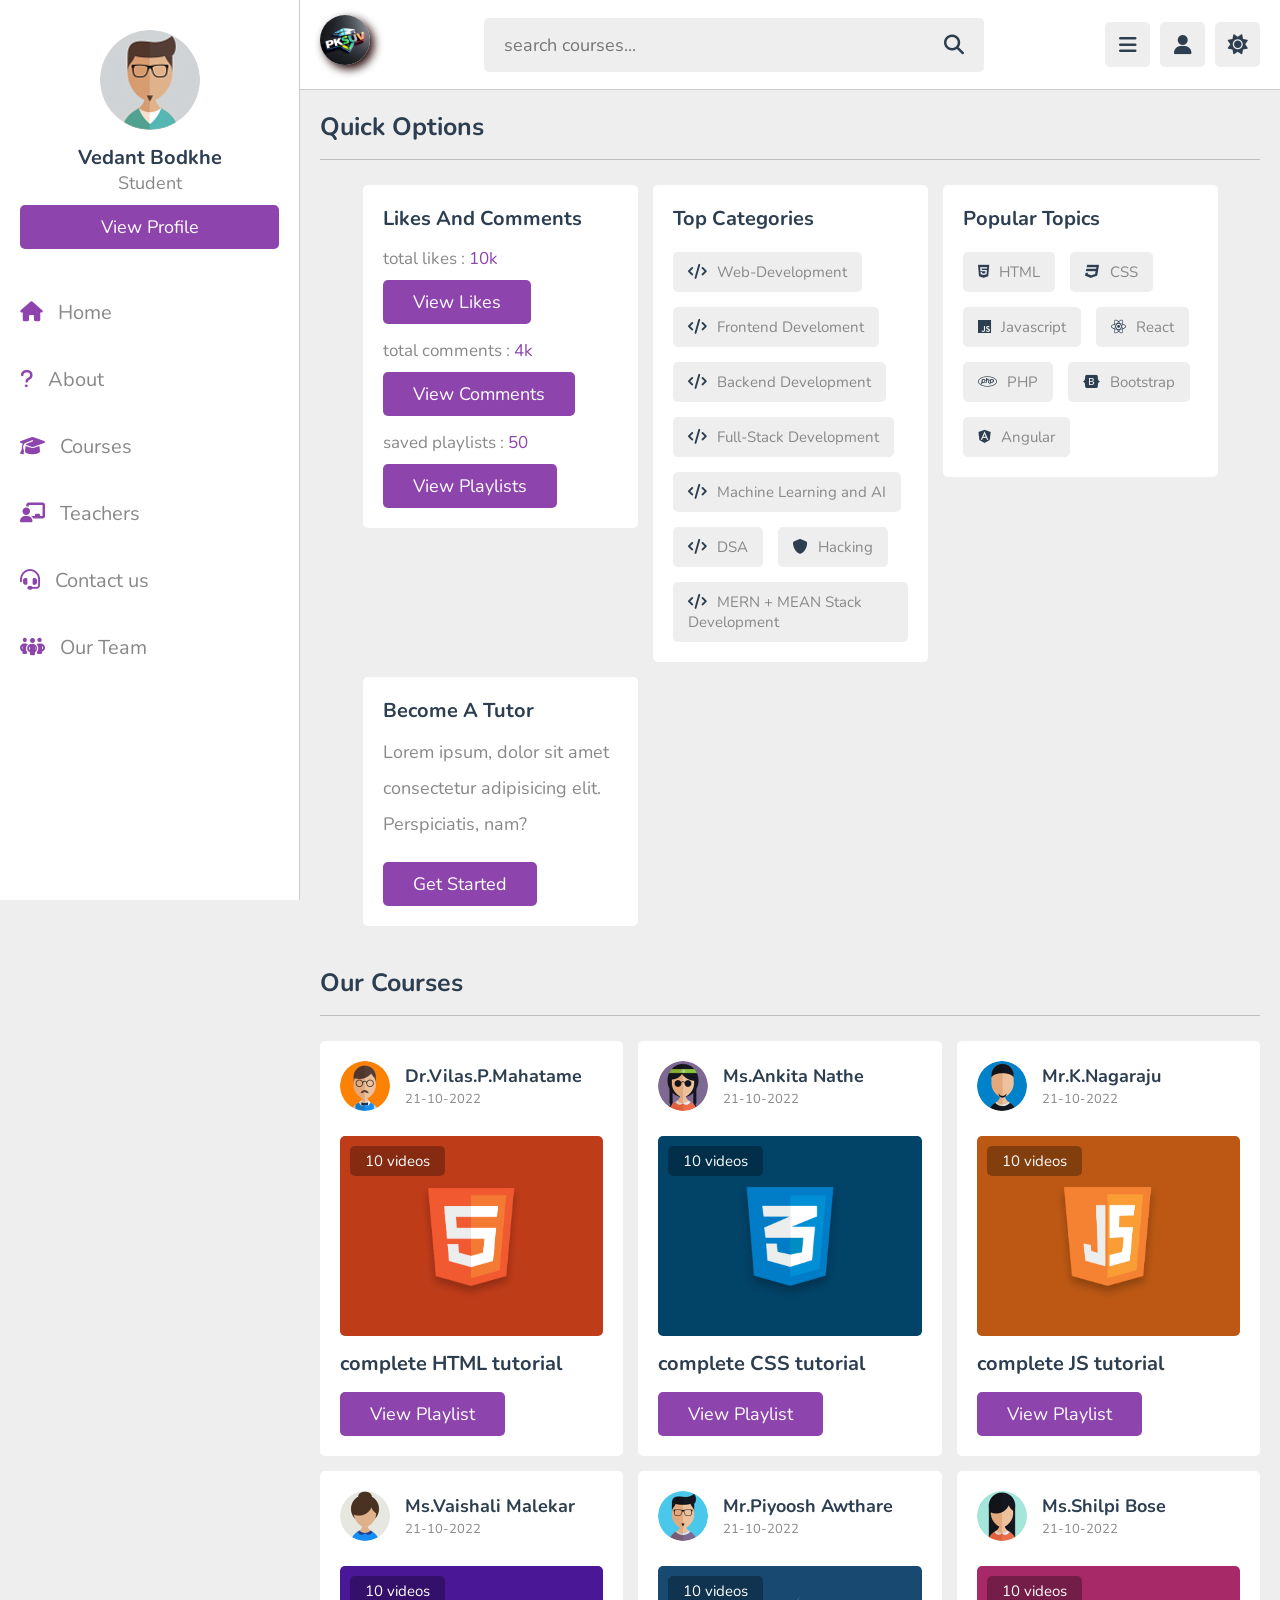
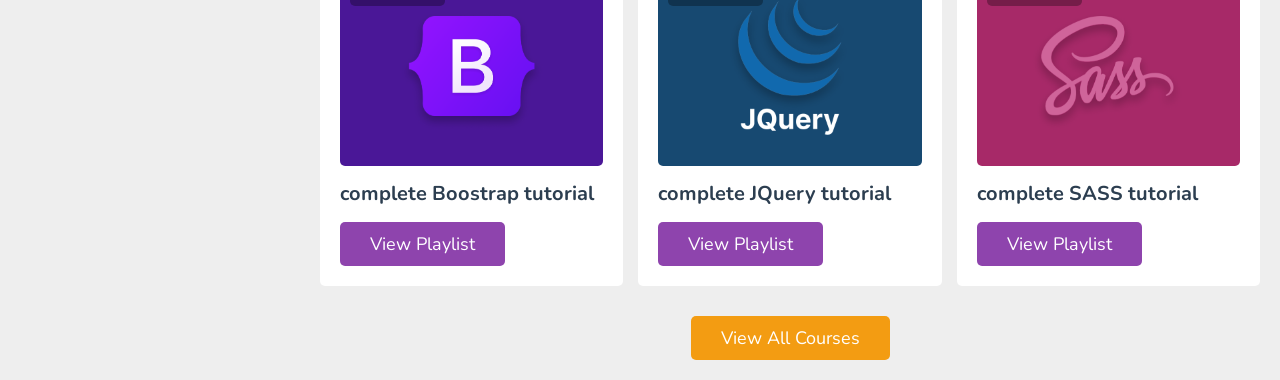
<file: index.html>
<!DOCTYPE html>
<html lang="en">
<head>
   <meta charset="UTF-8">
   <meta http-equiv="X-UA-Compatible" content="IE=edge">
   <meta name="viewport" content="width=device-width, initial-scale=1.0">
   <title>home</title>

   <!-- font awesome cdn link  -->
   <link rel="stylesheet" href="https://cdnjs.cloudflare.com/ajax/libs/font-awesome/6.1.2/css/all.min.css">

   <!-- custom css file link  -->
   <link rel="stylesheet" href="css/style.css">

</head>
<body>

<header class="header">

   <section class="flex">

      <a href="index.html" class="logo">
         <img src="./images/my site logo.jpg" alt="Logo" width="50px">
      </a>

      <form action="search.html" method="post" class="search-form">
         <input type="text" name="search_box" required placeholder="search courses..." maxlength="100">
         <button type="submit" class="fas fa-search"></button>
      </form>

      <div class="icons">
         <div id="menu-btn" class="fas fa-bars"></div>
         <div id="search-btn" class="fas fa-search"></div>
         <div id="user-btn" class="fas fa-user"></div>
         <div id="toggle-btn" class="fas fa-sun"></div>
      </div>

      <div class="profile">
         <img src="images/pic-1.jpg" class="image" alt="ved">
         <h3 class="name">Vedant Bodkhe</h3>
         <p class="role">Student</p>
         <a href="profile.html" class="btn">view profile</a>
         <div class="flex-btn">
            <a href="login.html" class="option-btn">login</a>
            <a href="register.html" class="option-btn">Register</a>
         </div>
      </div>

   </section>

</header>

<div class="side-bar">

   <div id="close-btn">
      <i class="fas fa-times"></i>
   </div>

   <div class="profile">
      <img src="images/pic-1.jpg" class="image" alt="">
      <h3 class="name">Vedant Bodkhe</h3>
      <p class="role">Student</p>
      <a href="profile.html" class="btn">view profile</a>
   </div>

   <nav class="navbar">
      <a href="index.html"><i class="fas fa-home"></i><span>Home</span></a>
      <a href="about.html"><i class="fas fa-question"></i><span>About</span></a>
      <a href="courses.html"><i class="fas fa-graduation-cap"></i><span>Courses</span></a>
      <a href="teachers.html"><i class="fas fa-chalkboard-user"></i><span>Teachers</span></a>
      <a href="contact.html"><i class="fas fa-headset"></i><span>Contact us</span></a>
      <a href="team.html"><i class="fa-solid fa-people-group"></i><span>Our Team</span></a>
   </nav>

</div>

<section class="home-grid">

   <h1 class="heading">quick options</h1>

   <div class="box-container">

      <div class="box">
         <h3 class="title">likes and comments</h3>
         <p class="likes">total likes : <span>10k</span></p>
         <a href="#" class="inline-btn">view likes</a>
         <p class="likes">total comments : <span>4k</span></p>
         <a href="#" class="inline-btn">view comments</a>
         <p class="likes">saved playlists : <span>50</span></p>
         <a href="#" class="inline-btn">view playlists</a>
      </div>

      <div class="box">
         <h3 class="title">top categories</h3>
         <div class="flex">
            <a href="#"><i class="fas fa-code"></i><span>Web-Development</span></a>
            <a href="#"><i class="fas fa-code"></i><span>Frontend Develoment</span></a>
            <a href="#"><i class="fas fa-code"></i><span>Backend Development</span></a>
            <a href="#"><i class="fas fa-code"></i><span>Full-Stack  Development</span></a>
            <a href="#"><i class="fas fa-code"></i><span>Machine Learning and AI</span></a>
            <a href="#"><i class="fas fa-code"></i><span>DSA</span></a>
            <a href="#"><i class="fas fa-shield"></i><span>Hacking</span></a>
            <a href="#"><i class="fas fa-code"></i><span>MERN + MEAN Stack Development</span></a>
         </div>
      </div>

      <div class="box">
         <h3 class="title">popular topics</h3>
         <div class="flex">
            <a href="#"><i class="fab fa-html5"></i><span>HTML</span></a>
            <a href="#"><i class="fab fa-css3"></i><span>CSS</span></a>
            <a href="#"><i class="fab fa-js"></i><span>Javascript</span></a>
            <a href="#"><i class="fab fa-react"></i><span>React</span></a>
            <a href="#"><i class="fab fa-php"></i><span>PHP</span></a>
            <a href="#"><i class="fab fa-bootstrap"></i><span>Bootstrap</span></a>
            <a href="#"><i class="fab fa-angular"></i><span>Angular</span></a>
         </div>
      </div>

      <div class="box">
         <h3 class="title">become a tutor</h3>
         <p class="tutor">Lorem ipsum, dolor sit amet consectetur adipisicing elit. Perspiciatis, nam?</p>
         <a href="teachers.html" class="inline-btn">get started</a>
      </div>

   </div>

</section>



<section class="courses">

   <h1 class="heading">our courses</h1>

   <div class="box-container">

      <div class="box">
         <div class="tutor">
            <img src="images/pic-3.jpg" alt="">
            <div class="info">
               <h3>Dr.Vilas.P.Mahatame</h3>
               <span>21-10-2022</span>
            </div>
         </div>
         <div class="thumb">
            <img src="images/thumb-1.png" alt="">
            <span>10 videos</span>
         </div>
         <h3 class="title">complete HTML tutorial</h3>
         <a href="playlist.html" class="inline-btn">view playlist</a>
      </div>

      <div class="box">
         <div class="tutor">
            <img src="images/pic-2.jpg" alt="">
            <div class="info">
               <h3>Ms.Ankita Nathe</h3>
               <span>21-10-2022</span>
            </div>
         </div>
         <div class="thumb">
            <img src="images/thumb-2.png" alt="">
            <span>10 videos</span>
         </div>
         <h3 class="title">complete CSS tutorial</h3>
         <a href="playlist.html" class="inline-btn">view playlist</a>
      </div>

      <div class="box">
         <div class="tutor">
            <img src="images/pic-4.jpg" alt="">
            <div class="info">
               <h3>Mr.K.Nagaraju</h3>
               <span>21-10-2022</span>
            </div>
         </div>
         <div class="thumb">
            <img src="images/thumb-3.png" alt="">
            <span>10 videos</span>
         </div>
         <h3 class="title">complete JS tutorial</h3>
         <a href="playlist.html" class="inline-btn">view playlist</a>
      </div>

      <div class="box">
         <div class="tutor">
            <img src="images/pic-5.jpg" alt="">
            <div class="info">
               <h3>Ms.Vaishali Malekar</h3>
               <span>21-10-2022</span>
            </div>
         </div>
         <div class="thumb">
            <img src="images/thumb-4.png" alt="">
            <span>10 videos</span>
         </div>
         <h3 class="title">complete Boostrap tutorial</h3>
         <a href="playlist.html" class="inline-btn">view playlist</a>
      </div>

      <div class="box">
         <div class="tutor">
            <img src="images/pic-6.jpg" alt="">
            <div class="info">
               <h3>Mr.Piyoosh Awthare</h3>
               <span>21-10-2022</span>
            </div>
         </div>
         <div class="thumb">
            <img src="images/thumb-5.png" alt="">
            <span>10 videos</span>
         </div>
         <h3 class="title">complete JQuery tutorial</h3>
         <a href="playlist.html" class="inline-btn">view playlist</a>
      </div>

      <div class="box">
         <div class="tutor">
            <img src="images/pic-7.jpg" alt="">
            <div class="info">
               <h3>Ms.Shilpi Bose</h3>
               <span>21-10-2022</span>
            </div>
         </div>
         <div class="thumb">
            <img src="images/thumb-6.png" alt="">
            <span>10 videos</span>
         </div>
         <h3 class="title">complete SASS tutorial</h3>
         <a href="playlist.html" class="inline-btn">view playlist</a>
      </div>

   </div>

   <div class="more-btn">
      <a href="courses.html" class="inline-option-btn">view all courses</a>
   </div>

</section>















<!-- custom js file link  -->
<script src="js/script.js"></script>


</body>
</html>
</file>
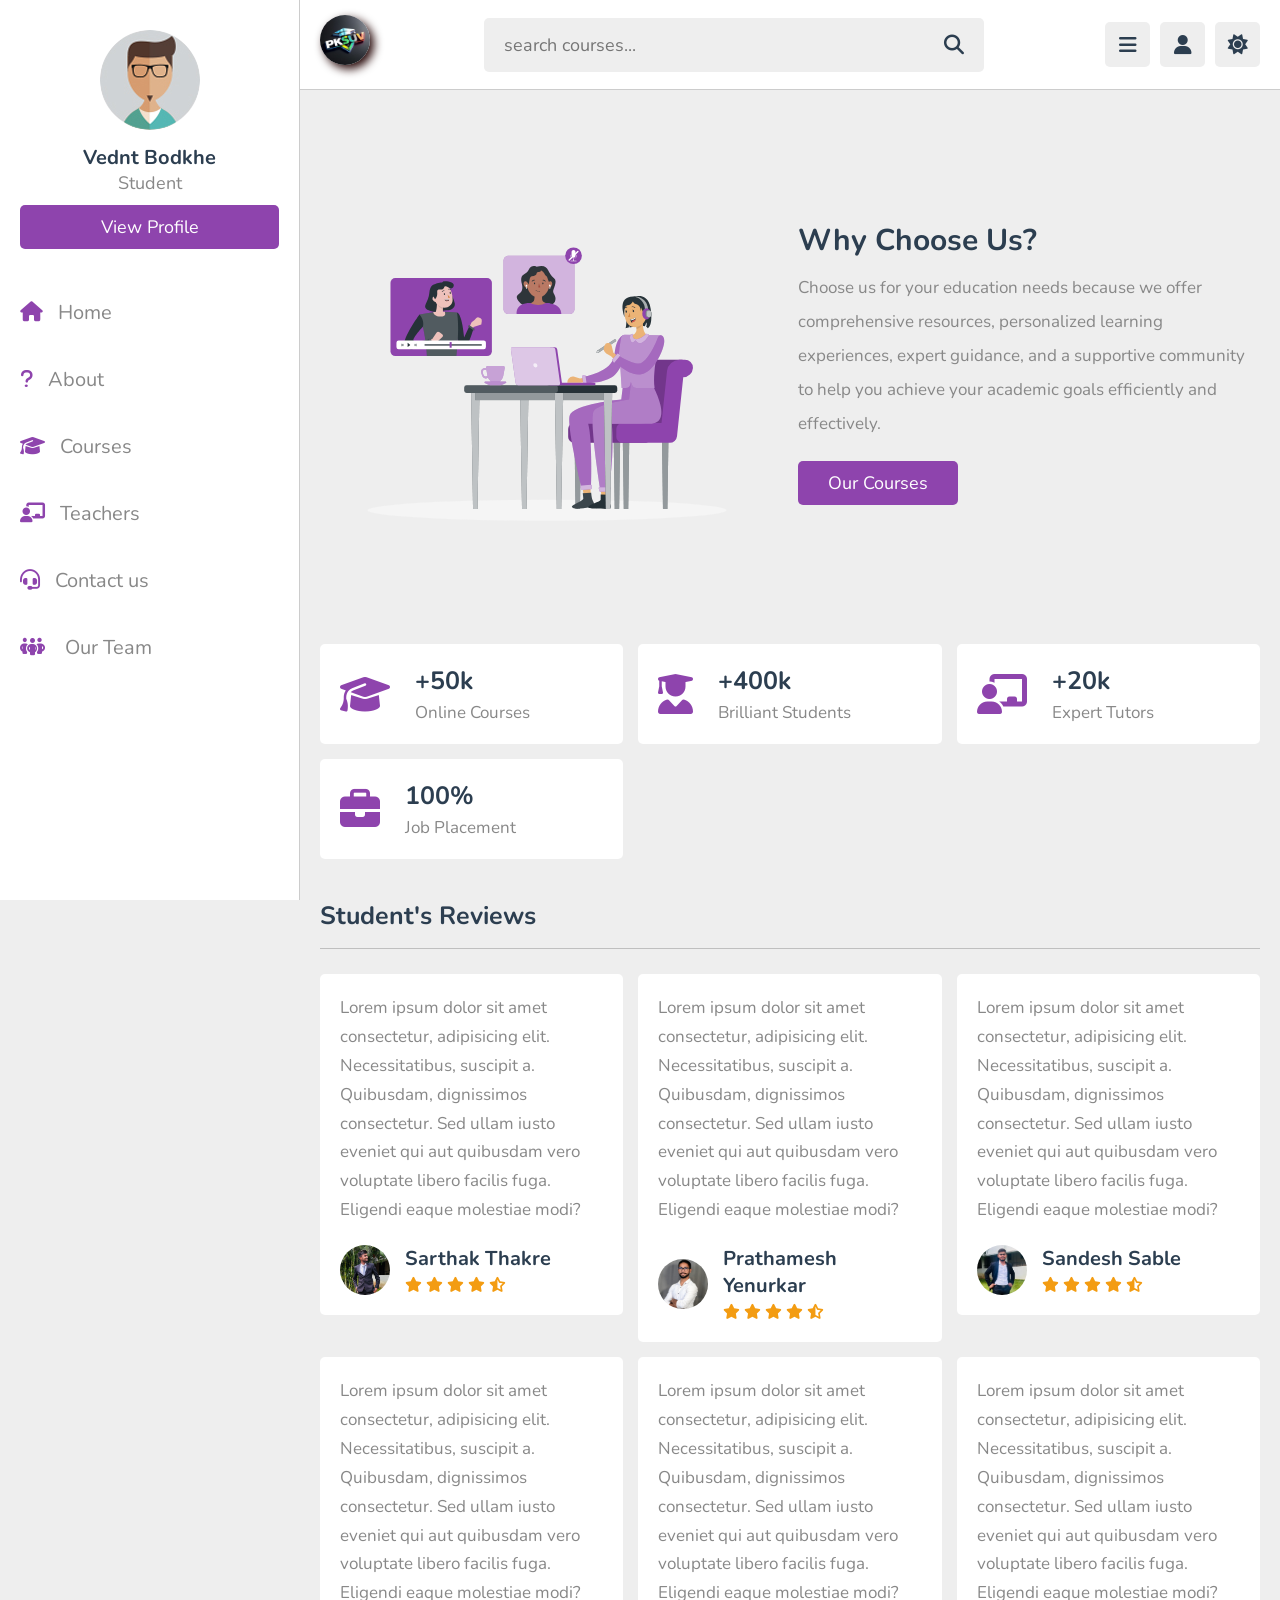
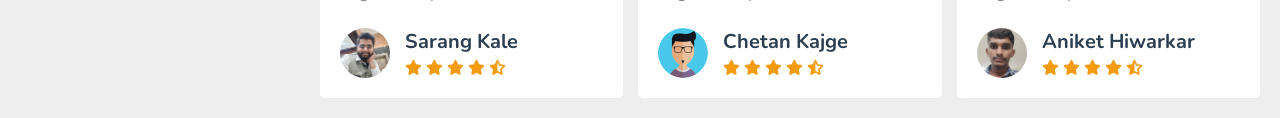
<file: about.html>
<!DOCTYPE html>
<html lang="en">
<head>
   <meta charset="UTF-8">
   <meta http-equiv="X-UA-Compatible" content="IE=edge">
   <meta name="viewport" content="width=device-width, initial-scale=1.0">
   <title>about us</title>

   <!-- font awesome cdn link  -->
   <link rel="stylesheet" href="https://cdnjs.cloudflare.com/ajax/libs/font-awesome/6.1.2/css/all.min.css">

   <!-- custom css file link  -->
   <link rel="stylesheet" href="css/style.css">

</head>
<body>

<header class="header">

   <section class="flex">

      <a href="index.html" class="logo">
         <img src="./images/my site logo.jpg" alt="Logo" width="50px">
      </a>

      <form action="search.html" method="post" class="search-form">
         <input type="text" name="search_box" required placeholder="search courses..." maxlength="100">
         <button type="submit" class="fas fa-search"></button>
      </form>

      <div class="icons">
         <div id="menu-btn" class="fas fa-bars"></div>
         <div id="search-btn" class="fas fa-search"></div>
         <div id="user-btn" class="fas fa-user"></div>
         <div id="toggle-btn" class="fas fa-sun"></div>
      </div>

      <div class="profile">
         <img src="images/pic-1.jpg" class="image" alt="">
         <h3 class="name">Vedant Bodkhe</h3>
         <p class="role">Student</p>
         <a href="profile.html" class="btn">view profile</a>
         <div class="flex-btn">
            <a href="login.html" class="option-btn">login<a>
            <a href="register.html" class="option-btn">register</a>
         </div>
      </div>

   </section>

</header>

<div class="side-bar">

   <div id="close-btn">
      <i class="fas fa-times"></i>
   </div>

   <div class="profile">
      <img src="images/pic-1.jpg" class="image" alt="">
      <h3 class="name">Vednt Bodkhe</h3>
      <p class="role">Student</p>
      <a href="profile.html" class="btn">view profile</a>
   </div>

   <nav class="navbar">
      <a href="index.html"><i class="fas fa-home"></i><span>Home</span></a>
      <a href="about.html"><i class="fas fa-question"></i><span>About</span></a>
      <a href="courses.html"><i class="fas fa-graduation-cap"></i><span>Courses</span></a>
      <a href="teachers.html"><i class="fas fa-chalkboard-user"></i><span>Teachers</span></a>
      <a href="contact.html"><i class="fas fa-headset"></i><span>Contact us</span></a>
      <a href="team.html"><i class="fa-solid fa-people-group"></i>   <span>Our Team</span></a>
   </nav>

</div>

<section class="about">

   <div class="row">

      <div class="image">
         <img src="images/about-img.svg" alt="">
      </div>

      <div class="content">
         <h3>Why choose us?</h3>
         <p>Choose us for your education needs because we offer comprehensive resources, personalized learning experiences, expert guidance, and a supportive community to help you achieve your academic goals efficiently and effectively.</p>
         <a href="courses.html" class="inline-btn">our courses</a>
      </div>

   </div>

   <div class="box-container">

      <div class="box">
         <i class="fas fa-graduation-cap"></i>
         <div>
            <h3>+50k</h3>
            <p>Online Courses</p>
         </div>
      </div>

      <div class="box">
         <i class="fas fa-user-graduate"></i>
         <div>
            <h3>+400k</h3>
            <p>Brilliant Students</p>
         </div>
      </div>

      <div class="box">
         <i class="fas fa-chalkboard-user"></i>
         <div>
            <h3>+20k</h3>
            <p>Expert Tutors</p>
         </div>
      </div>

      <div class="box">
         <i class="fas fa-briefcase"></i>
         <div>
            <h3>100%</h3>
            <p>Job Placement</p>
         </div>
      </div>

   </div>

</section>

<section class="reviews">

   <h1 class="heading">student's reviews</h1>

   <div class="box-container">

      <div class="box">
         <p>Lorem ipsum dolor sit amet consectetur, adipisicing elit. Necessitatibus, suscipit a. Quibusdam, dignissimos consectetur. Sed ullam iusto eveniet qui aut quibusdam vero voluptate libero facilis fuga. Eligendi eaque molestiae modi?</p>
         <div class="student">
            <img src="images/saru.jpg" alt="saru">
            <div>
               <h3>Sarthak Thakre</h3>
               <div class="stars">
                  <i class="fas fa-star"></i>
                  <i class="fas fa-star"></i>
                  <i class="fas fa-star"></i>
                  <i class="fas fa-star"></i>
                  <i class="fas fa-star-half-alt"></i>
               </div>
            </div>
         </div>
      </div>

      <div class="box">
         <p>Lorem ipsum dolor sit amet consectetur, adipisicing elit. Necessitatibus, suscipit a. Quibusdam, dignissimos consectetur. Sed ullam iusto eveniet qui aut quibusdam vero voluptate libero facilis fuga. Eligendi eaque molestiae modi?</p>
         <div class="student">
            <img src="images/prathmesh.JPG" alt="">
            <div>
               <h3>Prathamesh Yenurkar</h3>
               <div class="stars">
                  <i class="fas fa-star"></i>
                  <i class="fas fa-star"></i>
                  <i class="fas fa-star"></i>
                  <i class="fas fa-star"></i>
                  <i class="fas fa-star-half-alt"></i>
               </div>
            </div>
         </div>
      </div>

      <div class="box">
         <p>Lorem ipsum dolor sit amet consectetur, adipisicing elit. Necessitatibus, suscipit a. Quibusdam, dignissimos consectetur. Sed ullam iusto eveniet qui aut quibusdam vero voluptate libero facilis fuga. Eligendi eaque molestiae modi?</p>
         <div class="student">
            <img src="images/sandy.jpg" alt="">
            <div>
               <h3>Sandesh Sable</h3>
               <div class="stars">
                  <i class="fas fa-star"></i>
                  <i class="fas fa-star"></i>
                  <i class="fas fa-star"></i>
                  <i class="fas fa-star"></i>
                  <i class="fas fa-star-half-alt"></i>
               </div>
            </div>
         </div>
      </div>

      <div class="box">
         <p>Lorem ipsum dolor sit amet consectetur, adipisicing elit. Necessitatibus, suscipit a. Quibusdam, dignissimos consectetur. Sed ullam iusto eveniet qui aut quibusdam vero voluptate libero facilis fuga. Eligendi eaque molestiae modi?</p>
         <div class="student">
            <img src="images/sarang.jpg" alt="">
            <div>
               <h3>Sarang Kale</h3>
               <div class="stars">
                  <i class="fas fa-star"></i>
                  <i class="fas fa-star"></i>
                  <i class="fas fa-star"></i>
                  <i class="fas fa-star"></i>
                  <i class="fas fa-star-half-alt"></i>
               </div>
            </div>
         </div>
      </div>

      <div class="box">
         <p>Lorem ipsum dolor sit amet consectetur, adipisicing elit. Necessitatibus, suscipit a. Quibusdam, dignissimos consectetur. Sed ullam iusto eveniet qui aut quibusdam vero voluptate libero facilis fuga. Eligendi eaque molestiae modi?</p>
         <div class="student">
            <img src="images/pic-6.jpg" alt="">
            <div>
               <h3>Chetan Kajge</h3>
               <div class="stars">
                  <i class="fas fa-star"></i>
                  <i class="fas fa-star"></i>
                  <i class="fas fa-star"></i>
                  <i class="fas fa-star"></i>
                  <i class="fas fa-star-half-alt"></i>
               </div>
            </div>
         </div>
      </div>

      <div class="box">
         <p>Lorem ipsum dolor sit amet consectetur, adipisicing elit. Necessitatibus, suscipit a. Quibusdam, dignissimos consectetur. Sed ullam iusto eveniet qui aut quibusdam vero voluptate libero facilis fuga. Eligendi eaque molestiae modi?</p>
         <div class="student">
            <img src="images/anni.jpg" alt="">
            <div>
               <h3>Aniket Hiwarkar</h3>
               <div class="stars">
                  <i class="fas fa-star"></i>
                  <i class="fas fa-star"></i>
                  <i class="fas fa-star"></i>
                  <i class="fas fa-star"></i>
                  <i class="fas fa-star-half-alt"></i>
               </div>
            </div>
         </div>
      </div>

   </div>

</section>















<!-- custom js file link  -->
<script src="js/script.js"></script>


</body>
</html>
</file>
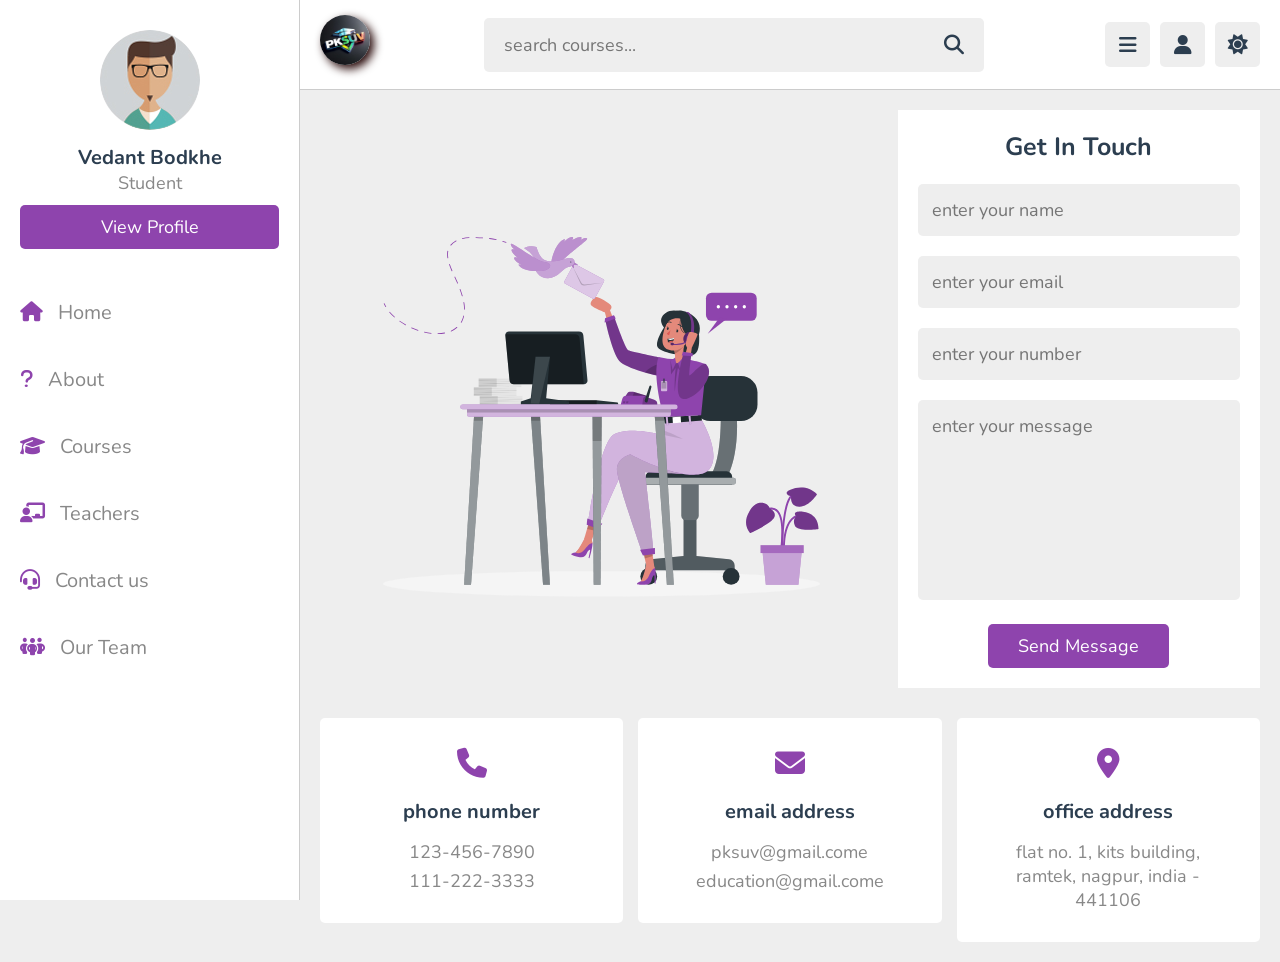
<file: contact.html>
<!DOCTYPE html>
<html lang="en">
<head>
   <meta charset="UTF-8">
   <meta http-equiv="X-UA-Compatible" content="IE=edge">
   <meta name="viewport" content="width=device-width, initial-scale=1.0">
   <title>contact us</title>

   <!-- font awesome cdn link  -->
   <link rel="stylesheet" href="https://cdnjs.cloudflare.com/ajax/libs/font-awesome/6.1.2/css/all.min.css">

   <!-- custom css file link  -->
   <link rel="stylesheet" href="css/style.css">

</head>
<body>

<header class="header">

   <section class="flex">

      <a href="index.html" class="logo">
         <img src="./images/my site logo.jpg" alt="Logo" width="50px">
      </a>
      <form action="search.html" method="post" class="search-form">
         <input type="text" name="search_box" required placeholder="search courses..." maxlength="100">
         <button type="submit" class="fas fa-search"></button>
      </form>

      <div class="icons">
         <div id="menu-btn" class="fas fa-bars"></div>
         <div id="search-btn" class="fas fa-search"></div>
         <div id="user-btn" class="fas fa-user"></div>
         <div id="toggle-btn" class="fas fa-sun"></div>
      </div>

      <div class="profile">
         <img src="images/pic-1.jpg" class="image" alt="">
         <h3 class="name">Vedant Bodkhe</h3>
         <p class="role">Student</p>
         <a href="profile.html" class="btn">view profile</a>
         <div class="flex-btn">
            <a href="login.html" class="option-btn">login</a>
            <a href="register.html" class="option-btn">register</a>
         </div>
      </div>

   </section>

</header>

<div class="side-bar">

   <div id="close-btn">
      <i class="fas fa-times"></i>
   </div>

   <div class="profile">
      <img src="images/pic-1.jpg" class="image" alt="">
      <h3 class="name">Vedant Bodkhe</h3>
      <p class="role">Student</p>
      <a href="profile.html" class="btn">view profile</a>
   </div>

   <nav class="navbar">
      <a href="index.html"><i class="fas fa-home"></i><span>Home</span></a>
      <a href="about.html"><i class="fas fa-question"></i><span>About</span></a>
      <a href="courses.html"><i class="fas fa-graduation-cap"></i><span>Courses</span></a>
      <a href="teachers.html"><i class="fas fa-chalkboard-user"></i><span>Teachers</span></a>
      <a href="contact.html"><i class="fas fa-headset"></i><span>Contact us</span></a>
      <a href="team.html"><i class="fa-solid fa-people-group"></i><span>Our Team</span></a>
   </nav>

</div>

<section class="contact">

   <div class="row">

      <div class="image">
         <img src="images/contact-img.svg" alt="">
      </div>

      <form action="" method="post">
         <h3>get in touch</h3>
         <input type="text" placeholder="enter your name" name="name" required maxlength="50" class="box">
         <input type="email" placeholder="enter your email" name="email" required maxlength="50" class="box">
         <input type="number" placeholder="enter your number" name="number" required maxlength="50" class="box">
         <textarea name="msg" class="box" placeholder="enter your message" required maxlength="1000" cols="30" rows="10"></textarea>
         <input type="submit" value="send message" class="inline-btn" name="submit">
      </form>

   </div>

   <div class="box-container">

      <div class="box">
         <i class="fas fa-phone"></i>
         <h3>phone number</h3>
         <a href="tel:1234567890">123-456-7890</a>
         <a href="tel:1112223333">111-222-3333</a>
      </div>

      <div class="box">
         <i class="fas fa-envelope"></i>
         <h3>email address</h3>
         <a href="mailto:vedantbodkhe22@gmail.com">pksuv@gmail.come</a>
         <a href="mailto:fsd.vedant12@gmail.com">education@gmail.come</a>
      </div>

      <div class="box">
         <i class="fas fa-map-marker-alt"></i>
         <h3>office address</h3>
         <a href="#">flat no. 1, kits building, ramtek, nagpur, india - 441106</a>
      </div>

   </div>

</section>















<!-- custom js file link  -->
<script src="js/script.js"></script>


</body>
</html>
</file>
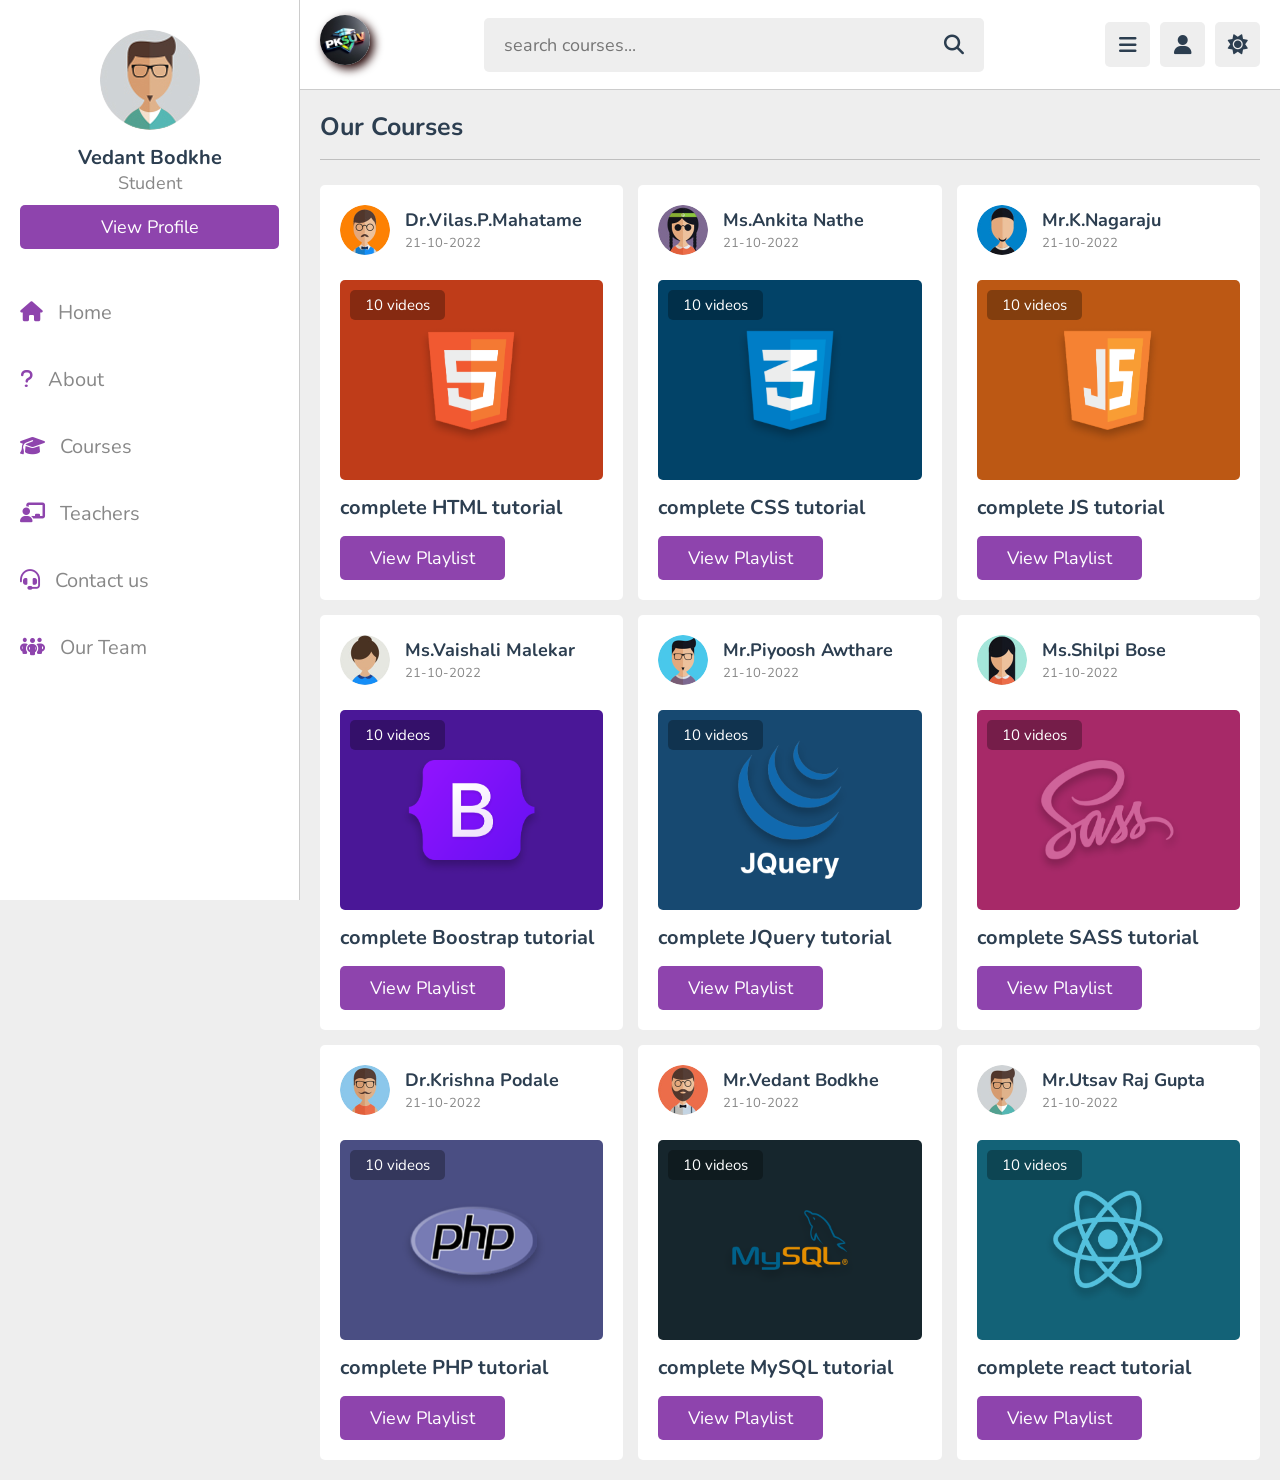
<file: courses.html>
<!DOCTYPE html>
<html lang="en">
<head>
   <meta charset="UTF-8">
   <meta http-equiv="X-UA-Compatible" content="IE=edge">
   <meta name="viewport" content="width=device-width, initial-scale=1.0">
   <title>courses</title>

   <!-- font awesome cdn link  -->
   <link rel="stylesheet" href="https://cdnjs.cloudflare.com/ajax/libs/font-awesome/6.1.2/css/all.min.css">

   <!-- custom css file link  -->
   <link rel="stylesheet" href="css/style.css">

</head>
<body>

<header class="header">

   <section class="flex">

      <a href="index.html" class="logo">
         <img src="./images/my site logo.jpg" alt="Logo" width="50px">
      </a>
      <form action="search.html" method="post" class="search-form">
         <input type="text" name="search_box" required placeholder="search courses..." maxlength="100">
         <button type="submit" class="fas fa-search"></button>
      </form>

      <div class="icons">
         <div id="menu-btn" class="fas fa-bars"></div>
         <div id="search-btn" class="fas fa-search"></div>
         <div id="user-btn" class="fas fa-user"></div>
         <div id="toggle-btn" class="fas fa-sun"></div>
      </div>

      <div class="profile">
         <img src="images/pic-1.jpg" class="image" alt="">
         <h3 class="name">Vedant Bodkhe</h3>
         <p class="role">Student</p>
         <a href="profile.html" class="btn">view profile</a>
         <div class="flex-btn">
            <a href="login.html" class="option-btn">login</a>
            <a href="register.html" class="option-btn">register</a>
         </div>
      </div>

   </section>

</header>

<div class="side-bar">

   <div id="close-btn">
      <i class="fas fa-times"></i>
   </div>

   <div class="profile">
      <img src="images/pic-1.jpg" class="image" alt="">
      <h3 class="name">Vedant Bodkhe</h3>
      <p class="role">Student</p>
      <a href="profile.html" class="btn">view profile</a>
   </div>

   <nav class="navbar">
      <a href="index.html"><i class="fas fa-home"></i><span>Home</span></a>
      <a href="about.html"><i class="fas fa-question"></i><span>About</span></a>
      <a href="courses.html"><i class="fas fa-graduation-cap"></i><span>Courses</span></a>
      <a href="teachers.html"><i class="fas fa-chalkboard-user"></i><span>Teachers</span></a>
      <a href="contact.html"><i class="fas fa-headset"></i><span>Contact us</span></a>
      <a href="team.html"><i class="fa-solid fa-people-group"></i><span>Our Team</span></a>
   </nav>

</div>

<section class="courses">

   <h1 class="heading">our courses</h1>

   <div class="box-container">

      <div class="box">
         <div class="tutor">
            <img src="images/pic-3.jpg" alt="">
            <div class="info">
               <h3>Dr.Vilas.P.Mahatame</h3>
               <span>21-10-2022</span>
            </div>
         </div>
         <div class="thumb">
            <img src="images/thumb-1.png" alt="">
            <span>10 videos</span>
         </div>
         <h3 class="title">complete HTML tutorial</h3>
         <a href="playlist.html" class="inline-btn">view playlist</a>
      </div>

      <div class="box">
         <div class="tutor">
            <img src="images/pic-2.jpg" alt="">
            <div class="info">
               <h3>Ms.Ankita Nathe</h3>
               <span>21-10-2022</span>
            </div>
         </div>
         <div class="thumb">
            <img src="images/thumb-2.png" alt="">
            <span>10 videos</span>
         </div>
         <h3 class="title">complete CSS tutorial</h3>
         <a href="playlist.html" class="inline-btn">view playlist</a>
      </div>

      <div class="box">
         <div class="tutor">
            <img src="images/pic-4.jpg" alt="">
            <div class="info">
               <h3>Mr.K.Nagaraju</h3>
               <span>21-10-2022</span>
            </div>
         </div>
         <div class="thumb">
            <img src="images/thumb-3.png" alt="">
            <span>10 videos</span>
         </div>
         <h3 class="title">complete JS tutorial</h3>
         <a href="playlist.html" class="inline-btn">view playlist</a>
      </div>

      <div class="box">
         <div class="tutor">
            <img src="images/pic-5.jpg" alt="">
            <div class="info">
               <h3>Ms.Vaishali Malekar</h3>
               <span>21-10-2022</span>
            </div>
         </div>
         <div class="thumb">
            <img src="images/thumb-4.png" alt="">
            <span>10 videos</span>
         </div>
         <h3 class="title">complete Boostrap tutorial</h3>
         <a href="playlist.html" class="inline-btn">view playlist</a>
      </div>

      <div class="box">
         <div class="tutor">
            <img src="images/pic-6.jpg" alt="">
            <div class="info">
               <h3>Mr.Piyoosh Awthare</h3>
               <span>21-10-2022</span>
            </div>
         </div>
         <div class="thumb">
            <img src="images/thumb-5.png" alt="">
            <span>10 videos</span>
         </div>
         <h3 class="title">complete JQuery tutorial</h3>
         <a href="playlist.html" class="inline-btn">view playlist</a>
      </div>

      <div class="box">
         <div class="tutor">
            <img src="images/pic-7.jpg" alt="">
            <div class="info">
               <h3>Ms.Shilpi Bose</h3>
               <span>21-10-2022</span>
            </div>
         </div>
         <div class="thumb">
            <img src="images/thumb-6.png" alt="">
            <span>10 videos</span>
         </div>
         <h3 class="title">complete SASS tutorial</h3>
         <a href="playlist.html" class="inline-btn">view playlist</a>
      </div>

      <div class="box">
         <div class="tutor">
            <img src="images/pic-8.jpg" alt="">
            <div class="info">
               <h3>Dr.Krishna Podale</h3>
               <span>21-10-2022</span>
            </div>
         </div>
         <div class="thumb">
            <img src="images/thumb-7.png" alt="">
            <span>10 videos</span>
         </div>
         <h3 class="title">complete PHP tutorial</h3>
         <a href="playlist.html" class="inline-btn">view playlist</a>
      </div>

      <div class="box">
         <div class="tutor">
            <img src="images/pic-9.jpg" alt="">
            <div class="info">
               <h3>Mr.Vedant Bodkhe</h3>
               <span>21-10-2022</span>
            </div>
         </div>
         <div class="thumb">
            <img src="images/thumb-8.png" alt="">
            <span>10 videos</span>
         </div>
         <h3 class="title">complete MySQL tutorial</h3>
         <a href="playlist.html" class="inline-btn">view playlist</a>
      </div>

      <div class="box">
         <div class="tutor">
            <img src="images/pic-1.jpg" alt="">
            <div class="info">
               <h3>Mr.Utsav Raj Gupta</h3>
               <span>21-10-2022</span>
            </div>
         </div>
         <div class="thumb">
            <img src="images/thumb-9.png" alt="">
            <span>10 videos</span>
         </div>
         <h3 class="title">complete react tutorial</h3>
         <a href="playlist.html" class="inline-btn">view playlist</a>
      </div>

   </div>

</section>















<!-- custom js file link  -->
<script src="js/script.js"></script>


</body>
</html>
</file>
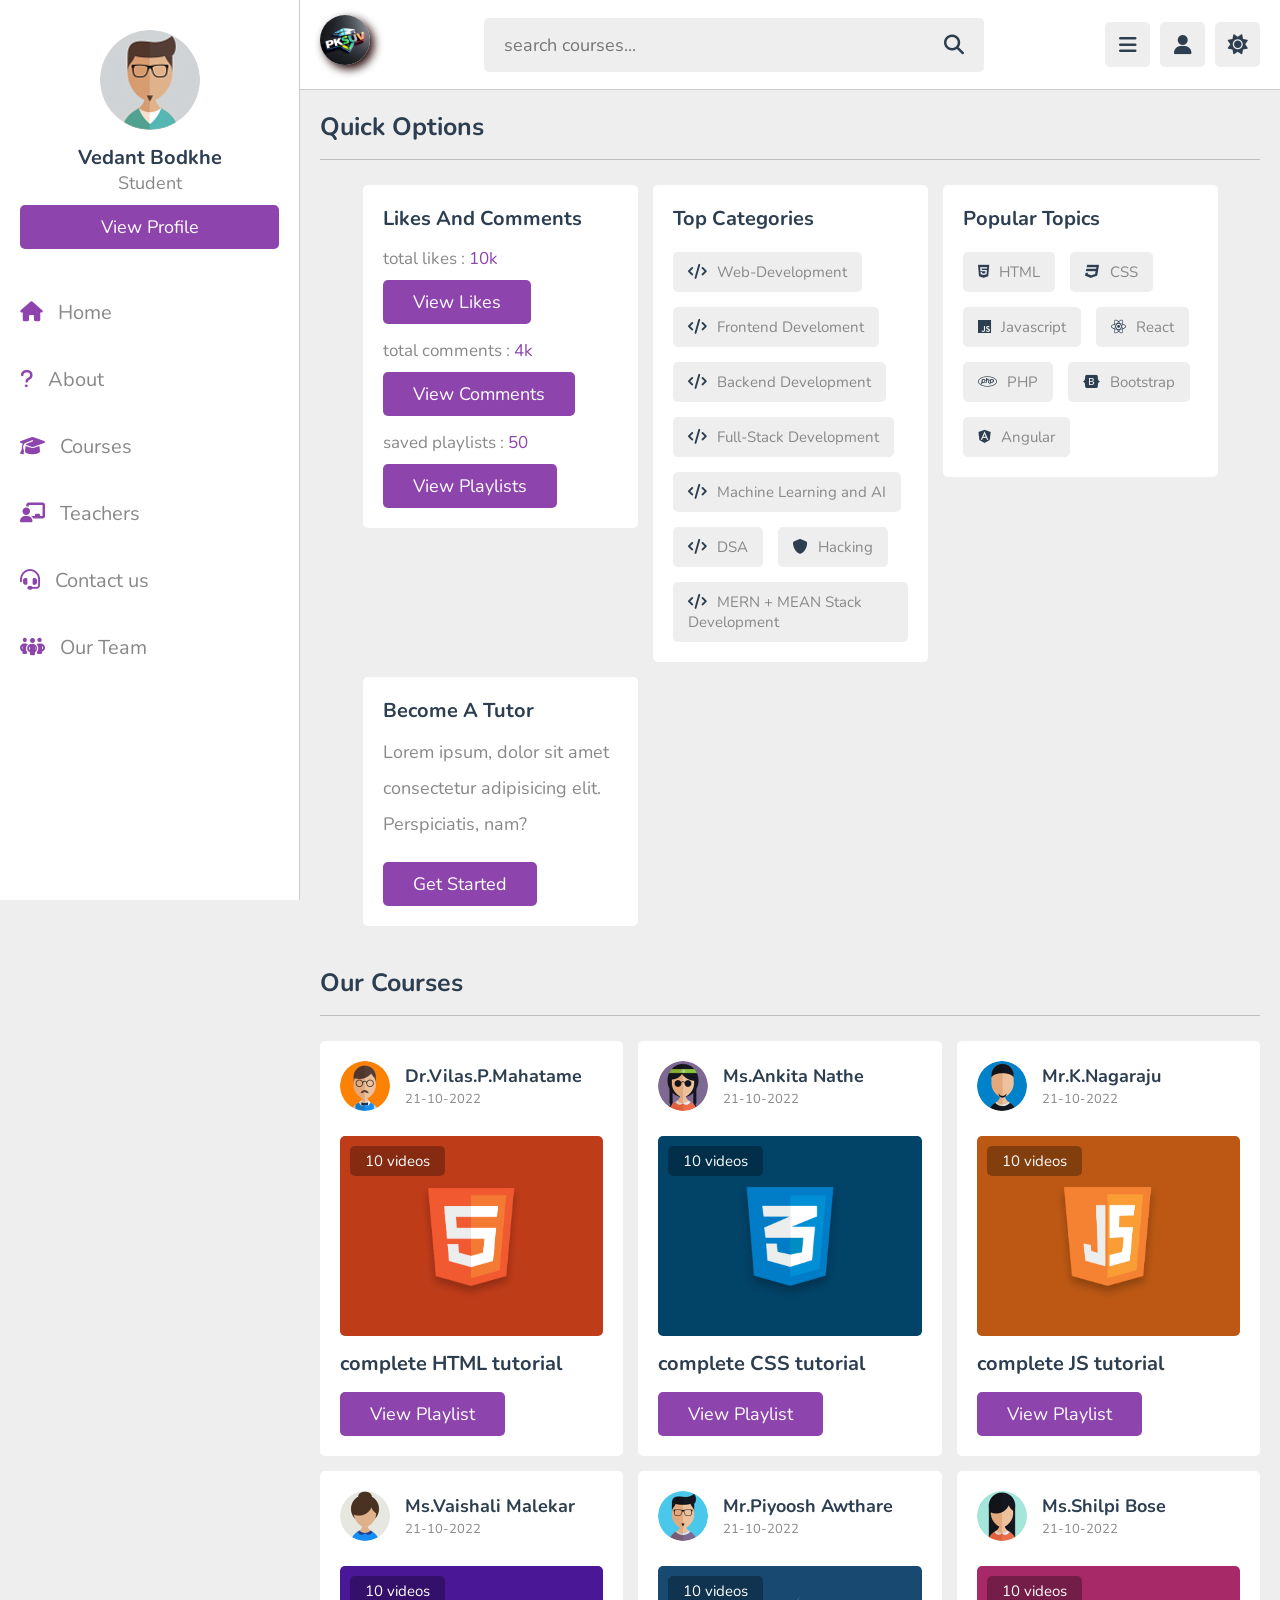
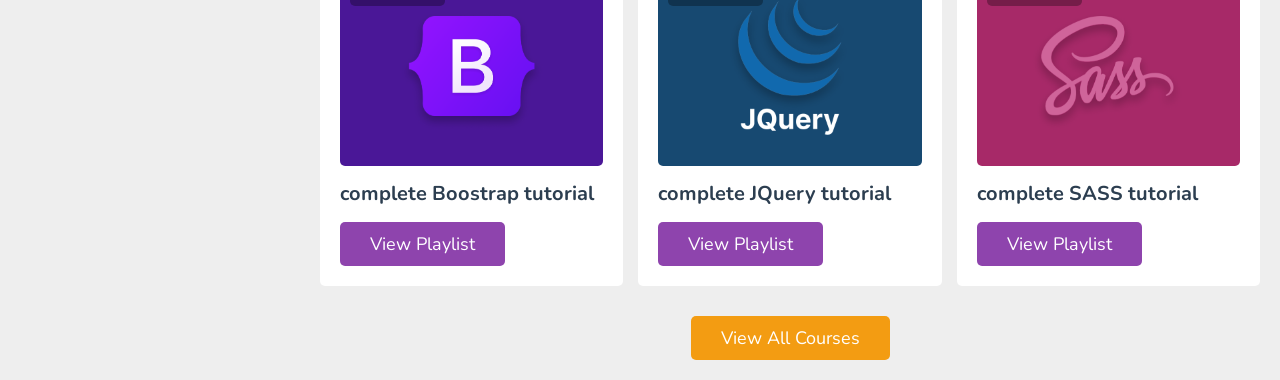
<file: home.html>
<!DOCTYPE html>
<html lang="en">
<head>
   <meta charset="UTF-8">
   <meta http-equiv="X-UA-Compatible" content="IE=edge">
   <meta name="viewport" content="width=device-width, initial-scale=1.0">
   <title>home</title>

   <!-- font awesome cdn link  -->
   <link rel="stylesheet" href="https://cdnjs.cloudflare.com/ajax/libs/font-awesome/6.1.2/css/all.min.css">

   <!-- custom css file link  -->
   <link rel="stylesheet" href="css/style.css">

</head>
<body>

<header class="header">
   
   <section class="flex">

      <a href="home.html" class="logo">
         <img src="./images/my site logo.jpg" alt="Logo" width="50px">
      </a>

      <form action="search.html" method="post" class="search-form">
         <input type="text" name="search_box" required placeholder="search courses..." maxlength="100">
         <button type="submit" class="fas fa-search"></button>
      </form>

      <div class="icons">
         <div id="menu-btn" class="fas fa-bars"></div>
         <div id="search-btn" class="fas fa-search"></div>
         <div id="user-btn" class="fas fa-user"></div>
         <div id="toggle-btn" class="fas fa-sun"></div>
      </div>

      <div class="profile">
         <img src="images/pic-1.jpg" class="image" alt="ved">
         <h3 class="name">Vedant Bodkhe</h3>
         <p class="role">Student</p>
         <a href="profile.html" class="btn">view profile</a>
         <div class="flex-btn">
            <a href="login.html" class="option-btn">login</a>
            <a href="register.html" class="option-btn">Register</a>
         </div>
      </div>

   </section>

</header>   

<div class="side-bar">

   <div id="close-btn">
      <i class="fas fa-times"></i>
   </div>

   <div class="profile">
      <img src="images/pic-1.jpg" class="image" alt="">
      <h3 class="name">Vedant Bodkhe</h3>
      <p class="role">Student</p>
      <a href="profile.html" class="btn">view profile</a>
   </div>

   <nav class="navbar">
      <a href="home.html"><i class="fas fa-home"></i><span>Home</span></a>
      <a href="about.html"><i class="fas fa-question"></i><span>About</span></a>
      <a href="courses.html"><i class="fas fa-graduation-cap"></i><span>Courses</span></a>
      <a href="teachers.html"><i class="fas fa-chalkboard-user"></i><span>Teachers</span></a>
      <a href="contact.html"><i class="fas fa-headset"></i><span>Contact us</span></a>
      <a href="team.html"><i class="fa-solid fa-people-group"></i><span>Our Team</span></a>
   </nav>

</div>

<section class="home-grid">

   <h1 class="heading">quick options</h1>

   <div class="box-container">

      <div class="box">
         <h3 class="title">likes and comments</h3>
         <p class="likes">total likes : <span>10k</span></p>
         <a href="#" class="inline-btn">view likes</a>
         <p class="likes">total comments : <span>4k</span></p>
         <a href="#" class="inline-btn">view comments</a>
         <p class="likes">saved playlists : <span>50</span></p>
         <a href="#" class="inline-btn">view playlists</a>
      </div>

      <div class="box">
         <h3 class="title">top categories</h3>
         <div class="flex">
            <a href="#"><i class="fas fa-code"></i><span>Web-Development</span></a>
            <a href="#"><i class="fas fa-code"></i><span>Frontend Develoment</span></a>
            <a href="#"><i class="fas fa-code"></i><span>Backend Development</span></a>
            <a href="#"><i class="fas fa-code"></i><span>Full-Stack  Development</span></a>
            <a href="#"><i class="fas fa-code"></i><span>Machine Learning and AI</span></a>
            <a href="#"><i class="fas fa-code"></i><span>DSA</span></a>
            <a href="#"><i class="fas fa-shield"></i><span>Hacking</span></a>
            <a href="#"><i class="fas fa-code"></i><span>MERN + MEAN Stack Development</span></a>
         </div>
      </div>

      <div class="box">
         <h3 class="title">popular topics</h3>
         <div class="flex">
            <a href="#"><i class="fab fa-html5"></i><span>HTML</span></a>
            <a href="#"><i class="fab fa-css3"></i><span>CSS</span></a>
            <a href="#"><i class="fab fa-js"></i><span>Javascript</span></a>
            <a href="#"><i class="fab fa-react"></i><span>React</span></a>
            <a href="#"><i class="fab fa-php"></i><span>PHP</span></a>
            <a href="#"><i class="fab fa-bootstrap"></i><span>Bootstrap</span></a>
            <a href="#"><i class="fab fa-angular"></i><span>Angular</span></a>
         </div>
      </div>

      <div class="box">
         <h3 class="title">become a tutor</h3>
         <p class="tutor">Lorem ipsum, dolor sit amet consectetur adipisicing elit. Perspiciatis, nam?</p>
         <a href="teachers.html" class="inline-btn">get started</a>
      </div>

   </div>

</section>



<section class="courses">

   <h1 class="heading">our courses</h1>

   <div class="box-container">

      <div class="box">
         <div class="tutor">
            <img src="images/pic-3.jpg" alt="">
            <div class="info">
               <h3>Dr.Vilas.P.Mahatame</h3>
               <span>21-10-2022</span>
            </div>
         </div>
         <div class="thumb">
            <img src="images/thumb-1.png" alt="">
            <span>10 videos</span>
         </div>
         <h3 class="title">complete HTML tutorial</h3>
         <a href="playlist.html" class="inline-btn">view playlist</a>
      </div>

      <div class="box">
         <div class="tutor">
            <img src="images/pic-2.jpg" alt="">
            <div class="info">
               <h3>Ms.Ankita Nathe</h3>
               <span>21-10-2022</span>
            </div>
         </div>
         <div class="thumb">
            <img src="images/thumb-2.png" alt="">
            <span>10 videos</span>
         </div>
         <h3 class="title">complete CSS tutorial</h3>
         <a href="playlist.html" class="inline-btn">view playlist</a>
      </div>

      <div class="box">
         <div class="tutor">
            <img src="images/pic-4.jpg" alt="">
            <div class="info">
               <h3>Mr.K.Nagaraju</h3>
               <span>21-10-2022</span>
            </div>
         </div>
         <div class="thumb">
            <img src="images/thumb-3.png" alt="">
            <span>10 videos</span>
         </div>
         <h3 class="title">complete JS tutorial</h3>
         <a href="playlist.html" class="inline-btn">view playlist</a>
      </div>

      <div class="box">
         <div class="tutor">
            <img src="images/pic-5.jpg" alt="">
            <div class="info">
               <h3>Ms.Vaishali Malekar</h3>
               <span>21-10-2022</span>
            </div>
         </div>
         <div class="thumb">
            <img src="images/thumb-4.png" alt="">
            <span>10 videos</span>
         </div>
         <h3 class="title">complete Boostrap tutorial</h3>
         <a href="playlist.html" class="inline-btn">view playlist</a>
      </div>

      <div class="box">
         <div class="tutor">
            <img src="images/pic-6.jpg" alt="">
            <div class="info">
               <h3>Mr.Piyoosh Awthare</h3>
               <span>21-10-2022</span>
            </div>
         </div>
         <div class="thumb">
            <img src="images/thumb-5.png" alt="">
            <span>10 videos</span>
         </div>
         <h3 class="title">complete JQuery tutorial</h3>
         <a href="playlist.html" class="inline-btn">view playlist</a>
      </div>

      <div class="box">
         <div class="tutor">
            <img src="images/pic-7.jpg" alt="">
            <div class="info">
               <h3>Ms.Shilpi Bose</h3>
               <span>21-10-2022</span>
            </div>
         </div>
         <div class="thumb">
            <img src="images/thumb-6.png" alt="">
            <span>10 videos</span>
         </div>
         <h3 class="title">complete SASS tutorial</h3>
         <a href="playlist.html" class="inline-btn">view playlist</a>
      </div>

   </div>

   <div class="more-btn">
      <a href="courses.html" class="inline-option-btn">view all courses</a>
   </div>

</section>















<!-- custom js file link  -->
<script src="js/script.js"></script>

   
</body>
</html>
</file>
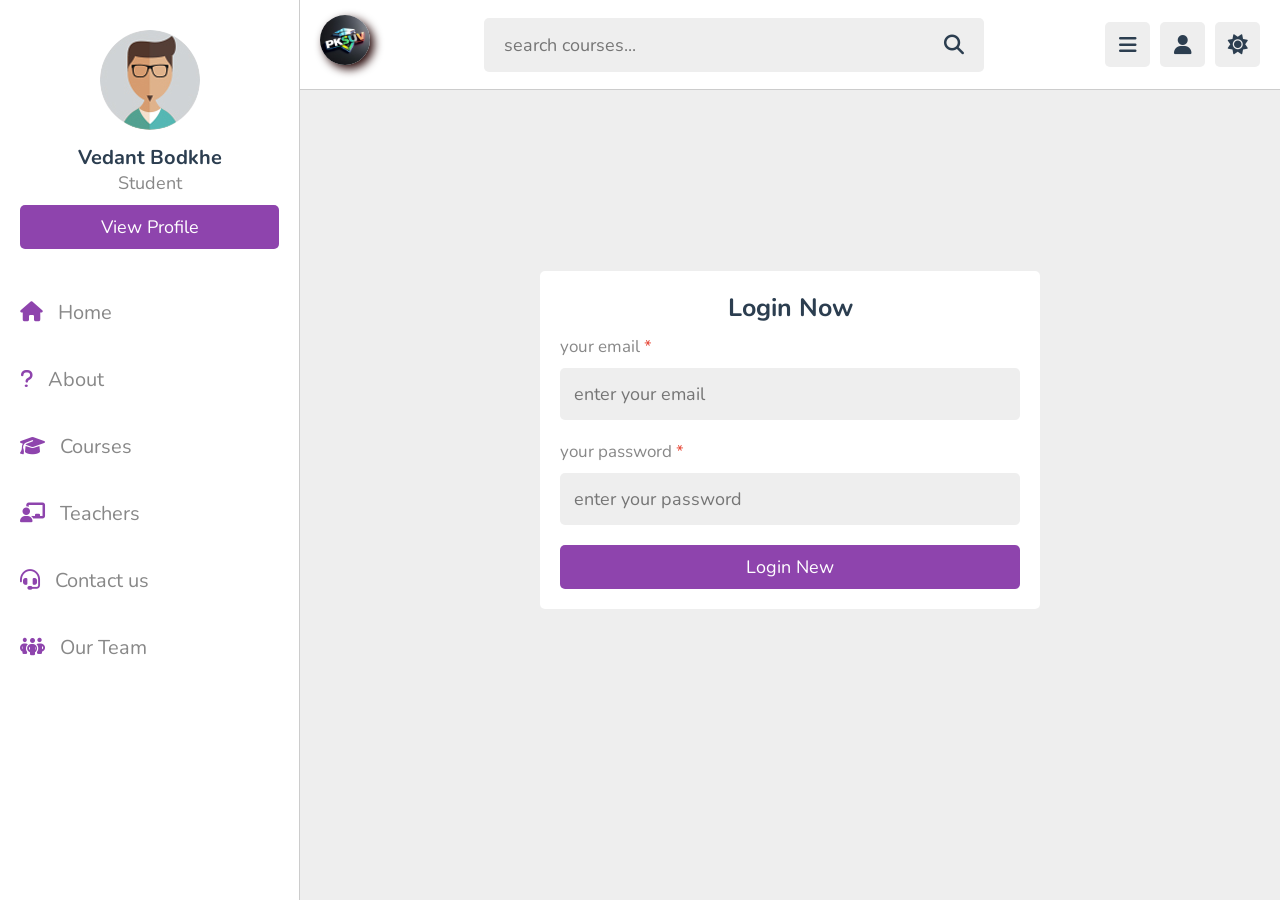
<file: login.html>
<!DOCTYPE html>
<html lang="en">
<head>
   <meta charset="UTF-8">
   <meta http-equiv="X-UA-Compatible" content="IE=edge">
   <meta name="viewport" content="width=device-width, initial-scale=1.0">
   <title>login</title>

   <!-- font awesome cdn link  -->
   <link rel="stylesheet" href="https://cdnjs.cloudflare.com/ajax/libs/font-awesome/6.1.2/css/all.min.css">

   <!-- custom css file link  -->
   <link rel="stylesheet" href="css/style.css">

</head>
<body>

<header class="header">

   <section class="flex">

      <a href="index.html" class="logo">
         <img src="./images/my site logo.jpg" alt="Logo" width="50px">
      </a>

      <form action="search.html" method="post" class="search-form">
         <input type="text" name="search_box" required placeholder="search courses..." maxlength="100">
         <button type="submit" class="fas fa-search"></button>
      </form>

      <div class="icons">
         <div id="menu-btn" class="fas fa-bars"></div>
         <div id="search-btn" class="fas fa-search"></div>
         <div id="user-btn" class="fas fa-user"></div>
         <div id="toggle-btn" class="fas fa-sun"></div>
      </div>

      <div class="profile">
         <img src="images/pic-1.jpg" class="image" alt="">
         <h3 class="name">Vedant Bodkhe</h3>
         <p class="role">Student</p>
         <a href="profile.html" class="btn">view profile</a>
         <div class="flex-btn">
            <a href="login.html" class="option-btn">login</a>
            <a href="register.html" class="option-btn">register</a>
         </div>
      </div>

   </section>

</header>

<div class="side-bar">

   <div id="close-btn">
      <i class="fas fa-times"></i>
   </div>

   <div class="profile">
      <img src="images/pic-1.jpg" class="image" alt="">
      <h3 class="name">Vedant Bodkhe</h3>
      <p class="role">Student</p>
      <a href="profile.html" class="btn">view profile</a>
   </div>

   <nav class="navbar">
      <a href="index.html"><i class="fas fa-home"></i><span>Home</span></a>
      <a href="about.html"><i class="fas fa-question"></i><span>About</span></a>
      <a href="courses.html"><i class="fas fa-graduation-cap"></i><span>Courses</span></a>
      <a href="teachers.html"><i class="fas fa-chalkboard-user"></i><span>Teachers</span></a>
      <a href="contact.html"><i class="fas fa-headset"></i><span>Contact us</span></a>
      <a href="team.html"><i class="fa-solid fa-people-group"></i><span>Our Team</span></a>
   </nav>

</div>

<section class="form-container">

   <form action="" method="post" enctype="multipart/form-data">
      <h3>login now</h3>
      <p>your email <span>*</span></p>
      <input type="email" name="email" placeholder="enter your email" required maxlength="50" class="box">
      <p>your password <span>*</span></p>
      <input type="password" name="pass" placeholder="enter your password" required maxlength="20" class="box">
      <input type="submit" value="login new" name="submit" class="btn">
   </form>

</section>
















<!-- custom js file link  -->
<script src="js/script.js"></script>


</body>
</html>
</file>
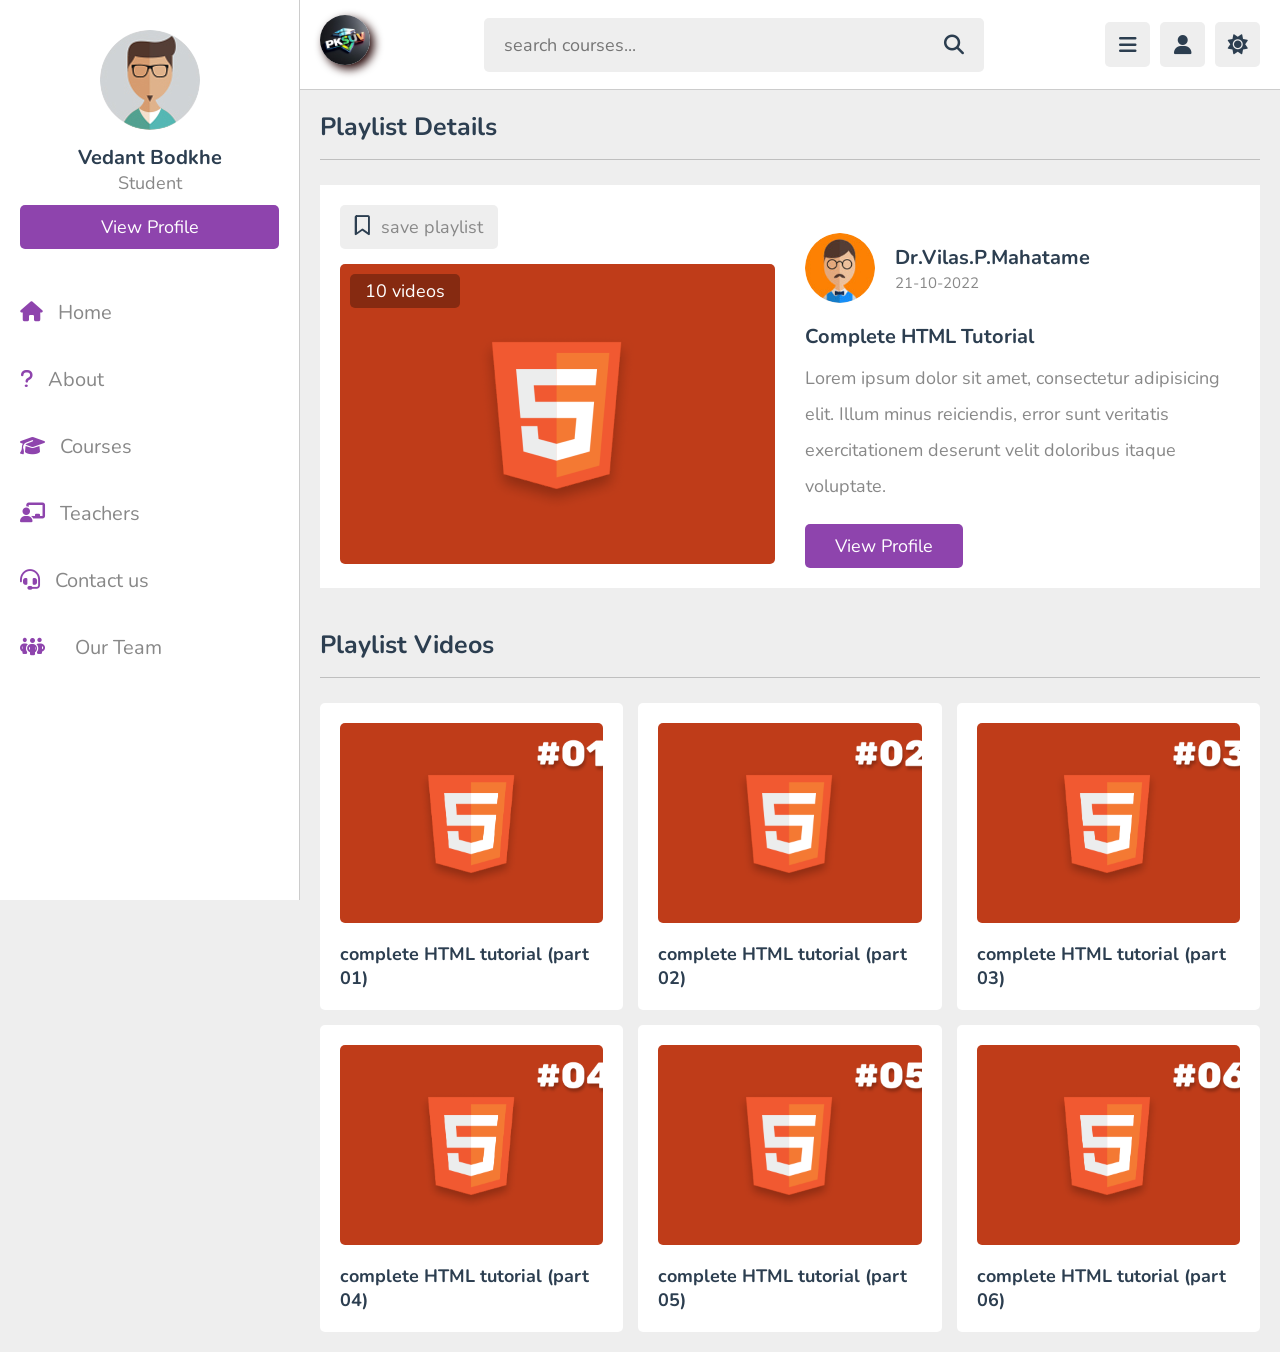
<file: playlist.html>
<!DOCTYPE html>
<html lang="en">
<head>
   <meta charset="UTF-8">
   <meta http-equiv="X-UA-Compatible" content="IE=edge">
   <meta name="viewport" content="width=device-width, initial-scale=1.0">
   <title>video playlist</title>

   <!-- font awesome cdn link  -->
   <link rel="stylesheet" href="https://cdnjs.cloudflare.com/ajax/libs/font-awesome/6.1.2/css/all.min.css">

   <!-- custom css file link  -->
   <link rel="stylesheet" href="css/style.css">

</head>
<body>

<header class="header">

   <section class="flex">

      <a href="index.html" class="logo">
         <img src="./images/my site logo.jpg" alt="Logo" width="50px">
      </a>

      <form action="search.html" method="post" class="search-form">
         <input type="text" name="search_box" required placeholder="search courses..." maxlength="100">
         <button type="submit" class="fas fa-search"></button>
      </form>

      <div class="icons">
         <div id="menu-btn" class="fas fa-bars"></div>
         <div id="search-btn" class="fas fa-search"></div>
         <div id="user-btn" class="fas fa-user"></div>
         <div id="toggle-btn" class="fas fa-sun"></div>
      </div>

      <div class="profile">
         <img src="images/pic-1.jpg" class="image" alt="">
         <h3 class="name">Vedant Bodkhe</h3>
         <p class="role">Student</p>
         <a href="profile.html" class="btn">view profile</a>
         <div class="flex-btn">
            <a href="login.html" class="option-btn">login</a>
            <a href="register.html" class="option-btn">register</a>
         </div>
      </div>

   </section>

</header>

<div class="side-bar">

   <div id="close-btn">
      <i class="fas fa-times"></i>
   </div>

   <div class="profile">
      <img src="images/pic-1.jpg" class="image" alt="">
      <h3 class="name">Vedant Bodkhe</h3>
      <p class="role">Student</p>
      <a href="profile.html" class="btn">view profile</a>
   </div>

   <nav class="navbar">
      <a href="index.html"><i class="fas fa-home"></i><span>Home</span></a>
      <a href="about.html"><i class="fas fa-question"></i><span>About</span></a>
      <a href="courses.html"><i class="fas fa-graduation-cap"></i><span>Courses</span></a>
      <a href="teachers.html"><i class="fas fa-chalkboard-user"></i><span>Teachers</span></a>
      <a href="contact.html"><i class="fas fa-headset"></i><span>Contact us</span></a>
      <a href="team.html"><i class="fa-solid fa-people-group"></i><i class="fas fa-team"></i><span>Our Team</span></a>
   </nav>

</div>

<section class="playlist-details">

   <h1 class="heading">playlist details</h1>

   <div class="row">

      <div class="column">
         <form action="" method="post" class="save-playlist">
            <button type="submit"><i class="far fa-bookmark"></i> <span>save playlist</span></button>
         </form>

         <div class="thumb">
            <img src="images/thumb-1.png" alt="">
            <span>10 videos</span>
         </div>
      </div>
      <div class="column">
         <div class="tutor">
            <img src="images/pic-3.jpg" alt="">
            <div>
               <h3>Dr.Vilas.P.Mahatame</h3>
               <span>21-10-2022</span>
            </div>
         </div>

         <div class="details">
            <h3>complete HTML tutorial</h3>
            <p>Lorem ipsum dolor sit amet, consectetur adipisicing elit. Illum minus reiciendis, error sunt veritatis exercitationem deserunt velit doloribus itaque voluptate.</p>
            <a href="teacher_profile.html" class="inline-btn">view profile</a>
         </div>
      </div>
   </div>

</section>

<section class="playlist-videos">

   <h1 class="heading">playlist videos</h1>

   <div class="box-container">

      <a class="box" href="watch-video.html">
         <i class="fas fa-play"></i>
         <img src="images/post-1-1.png" alt="">
         <h3>complete HTML tutorial (part 01)</h3>
      </a>

      <a class="box" href="watch-video.html">
         <i class="fas fa-play"></i>
         <img src="images/post-1-2.png" alt="">
         <h3>complete HTML tutorial (part 02)</h3>
      </a>

      <a class="box" href="watch-video.html">
         <i class="fas fa-play"></i>
         <img src="images/post-1-3.png" alt="">
         <h3>complete HTML tutorial (part 03)</h3>
      </a>

      <a class="box" href="watch-video.html">
         <i class="fas fa-play"></i>
         <img src="images/post-1-4.png" alt="">
         <h3>complete HTML tutorial (part 04)</h3>
      </a>

      <a class="box" href="watch-video.html">
         <i class="fas fa-play"></i>
         <img src="images/post-1-5.png" alt="">
         <h3>complete HTML tutorial (part 05)</h3>
      </a>

      <a class="box" href="watch-video.html">
         <i class="fas fa-play"></i>
         <img src="images/post-1-6.png" alt="">
         <h3>complete HTML tutorial (part 06)</h3>
      </a>

   </div>

</section>















<!-- custom js file link  -->
<script src="js/script.js"></script>


</body>
</html>
</file>
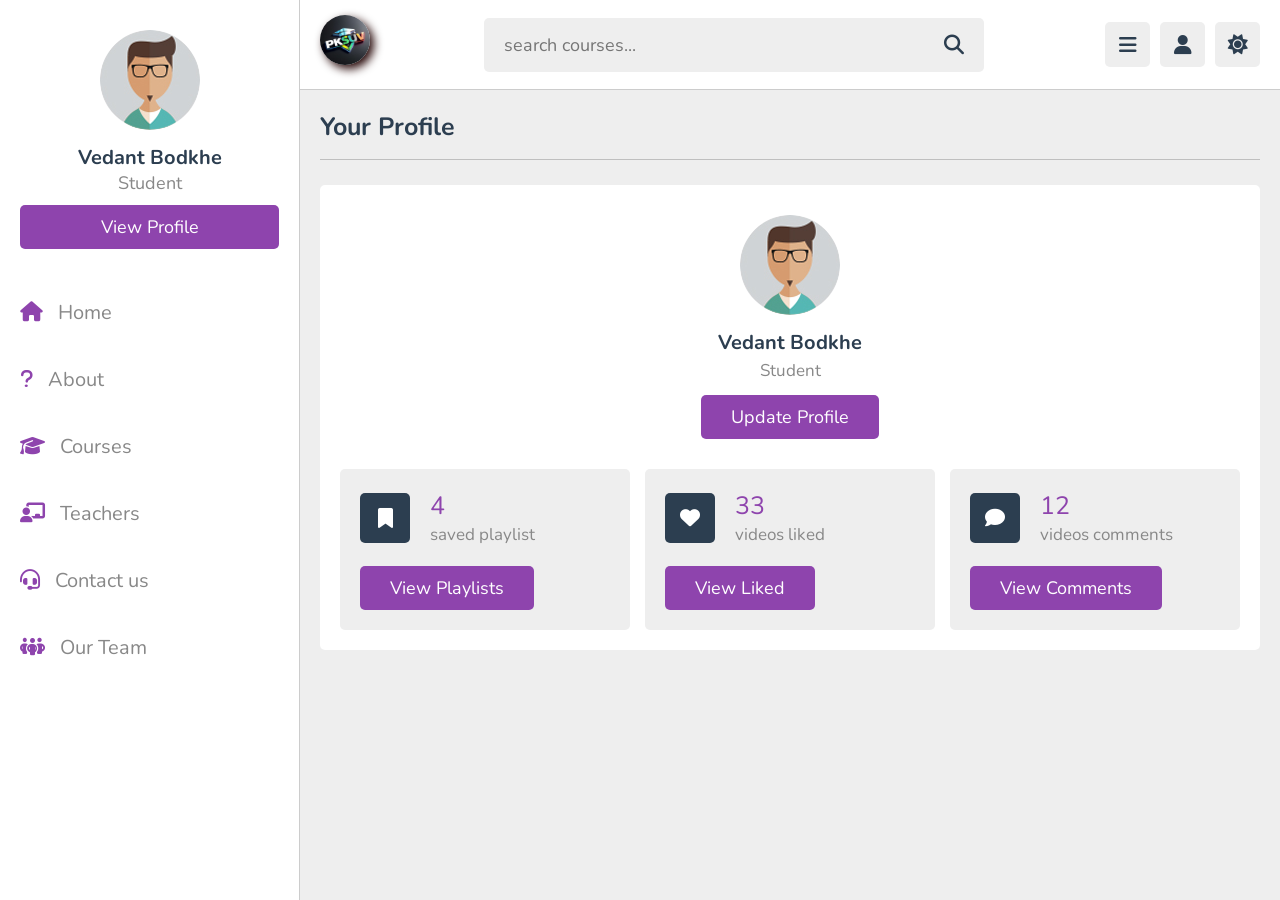
<file: profile.html>
<!DOCTYPE html>
<html lang="en">
<head>
   <meta charset="UTF-8">
   <meta http-equiv="X-UA-Compatible" content="IE=edge">
   <meta name="viewport" content="width=device-width, initial-scale=1.0">
   <title>profile</title>

   <!-- font awesome cdn link  -->
   <link rel="stylesheet" href="https://cdnjs.cloudflare.com/ajax/libs/font-awesome/6.1.2/css/all.min.css">

   <!-- custom css file link  -->
   <link rel="stylesheet" href="css/style.css">

</head>
<body>

<header class="header">

   <section class="flex">

      <a href="index.html" class="logo">
         <img src="./images/my site logo.jpg" alt="Logo" width="50px">
      </a>

      <form action="search.html" method="post" class="search-form">
         <input type="text" name="search_box" required placeholder="search courses..." maxlength="100">
         <button type="submit" class="fas fa-search"></button>
      </form>

      <div class="icons">
         <div id="menu-btn" class="fas fa-bars"></div>
         <div id="search-btn" class="fas fa-search"></div>
         <div id="user-btn" class="fas fa-user"></div>
         <div id="toggle-btn" class="fas fa-sun"></div>
      </div>

      <div class="profile">
         <img src="images/pic-1.jpg" class="image" alt="">
         <h3 class="name">Vedant Bodkhe</h3>
         <p class="role">Student</p>
         <a href="profile.html" class="btn">view profile</a>
         <div class="flex-btn">
            <a href="login.html" class="option-btn">login</a>
            <a href="register.html" class="option-btn">register</a>
         </div>
      </div>

   </section>

</header>

<div class="side-bar">

   <div id="close-btn">
      <i class="fas fa-times"></i>
   </div>

   <div class="profile">
      <img src="images/pic-1.jpg" class="image" alt="">
      <h3 class="name">Vedant Bodkhe</h3>
      <p class="role">Student</p>
      <a href="profile.html" class="btn">view profile</a>
   </div>

   <nav class="navbar">
      <a href="index.html"><i class="fas fa-home"></i><span>Home</span></a>
      <a href="about.html"><i class="fas fa-question"></i><span>About</span></a>
      <a href="courses.html"><i class="fas fa-graduation-cap"></i><span>Courses</span></a>
      <a href="teachers.html"><i class="fas fa-chalkboard-user"></i><span>Teachers</span></a>
      <a href="contact.html"><i class="fas fa-headset"></i><span>Contact us</span></a>
      <a href="team.html"><i class="fa-solid fa-people-group"></i></i><span>Our Team</span></a>
   </nav>

</div>

<section class="user-profile">

   <h1 class="heading">your profile</h1>

   <div class="info">

      <div class="user">
         <img src="images/pic-1.jpg" alt="">
         <h3>Vedant Bodkhe</h3>
         <p>Student</p>
         <a href="update.html" class="inline-btn">update profile</a>
      </div>

      <div class="box-container">

         <div class="box">
            <div class="flex">
               <i class="fas fa-bookmark"></i>
               <div>
                  <span>4</span>
                  <p>saved playlist</p>
               </div>
            </div>
            <a href="#" class="inline-btn">view playlists</a>
         </div>

         <div class="box">
            <div class="flex">
               <i class="fas fa-heart"></i>
               <div>
                  <span>33</span>
                  <p>videos liked</p>
               </div>
            </div>
            <a href="#" class="inline-btn">view liked</a>
         </div>

         <div class="box">
            <div class="flex">
               <i class="fas fa-comment"></i>
               <div>
                  <span>12</span>
                  <p>videos comments</p>
               </div>
            </div>
            <a href="#" class="inline-btn">view comments</a>
         </div>

      </div>
   </div>

</section>















<!-- custom js file link  -->
<script src="js/script.js"></script>


</body>
</html>
</file>
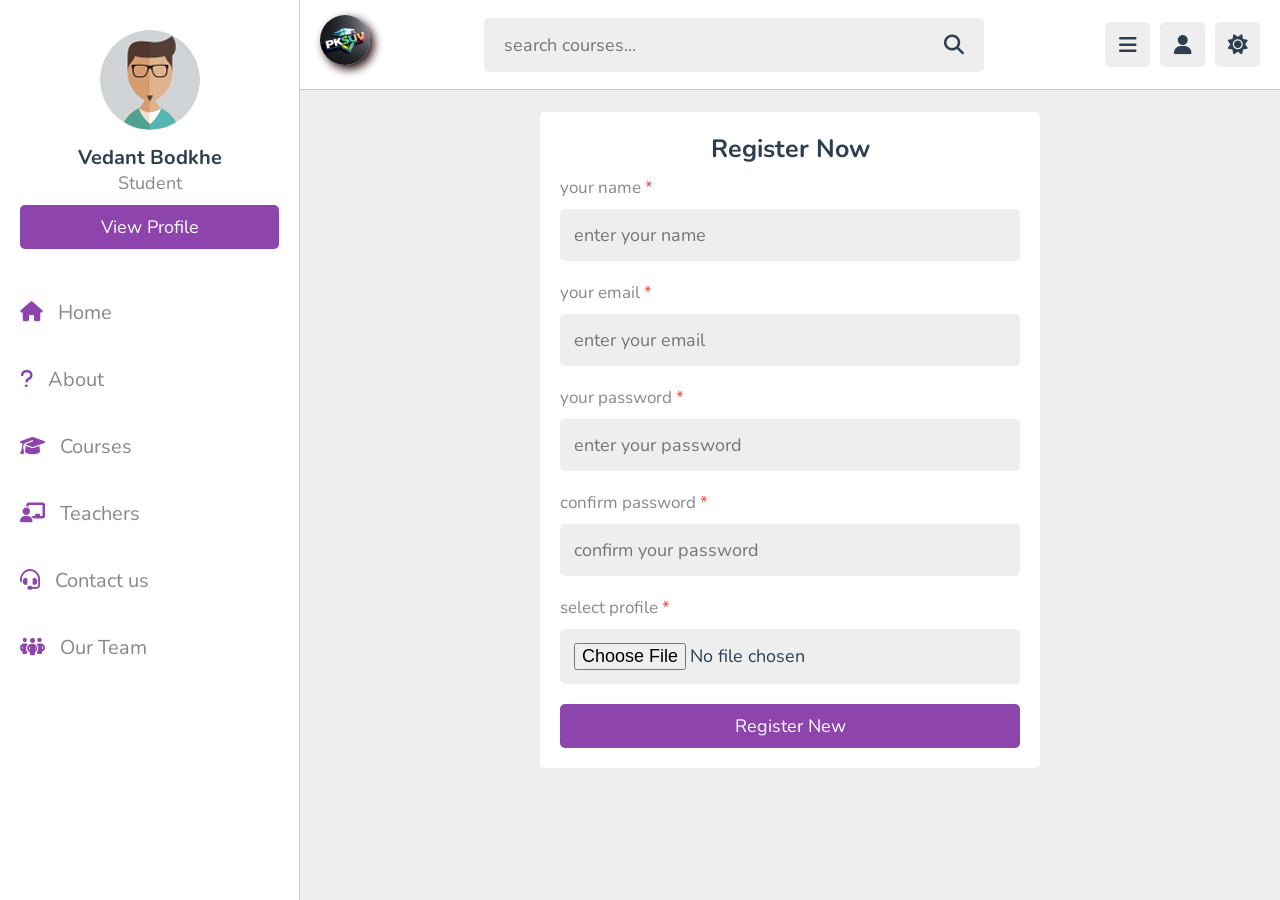
<file: register.html>
<!DOCTYPE html>
<html lang="en">
<head>
   <meta charset="UTF-8">
   <meta http-equiv="X-UA-Compatible" content="IE=edge">
   <meta name="viewport" content="width=device-width, initial-scale=1.0">
   <title>register</title>

   <!-- font awesome cdn link  -->
   <link rel="stylesheet" href="https://cdnjs.cloudflare.com/ajax/libs/font-awesome/6.1.2/css/all.min.css">

   <!-- custom css file link  -->
   <link rel="stylesheet" href="css/style.css">

</head>
<body>

<header class="header">

   <section class="flex">

      <a href="index.html" class="logo">
         <img src="./images/my site logo.jpg" alt="Logo" width="50px">
      </a>

      <form action="search.html" method="post" class="search-form">
         <input type="text" name="search_box" required placeholder="search courses..." maxlength="100">
         <button type="submit" class="fas fa-search"></button>
      </form>

      <div class="icons">
         <div id="menu-btn" class="fas fa-bars"></div>
         <div id="search-btn" class="fas fa-search"></div>
         <div id="user-btn" class="fas fa-user"></div>
         <div id="toggle-btn" class="fas fa-sun"></div>
      </div>

      <div class="profile">
         <img src="images/pic-1.jpg" class="image" alt="">
         <h3 class="name">Vedant Bodkhe</h3>
         <p class="role">Student</p>
         <a href="profile.html" class="btn">view profile</a>
         <div class="flex-btn">
            <a href="login.html" class="option-btn">login</a>
            <a href="register.html" class="option-btn">register</a>
         </div>
      </div>

   </section>

</header>

<div class="side-bar">

   <div id="close-btn">
      <i class="fas fa-times"></i>
   </div>

   <div class="profile">
      <img src="images/pic-1.jpg" class="image" alt="">
      <h3 class="name">Vedant Bodkhe</h3>
      <p class="role">Student</p>
      <a href="profile.html" class="btn">view profile</a>
   </div>

   <nav class="navbar">
      <a href="index.html"><i class="fas fa-home"></i><span>Home</span></a>
      <a href="about.html"><i class="fas fa-question"></i><span>About</span></a>
      <a href="courses.html"><i class="fas fa-graduation-cap"></i><span>Courses</span></a>
      <a href="teachers.html"><i class="fas fa-chalkboard-user"></i><span>Teachers</span></a>
      <a href="contact.html"><i class="fas fa-headset"></i><span>Contact us</span></a>
      <a href="team.html"><i class="fa-solid fa-people-group"></i><span>Our Team</span></a>
   </nav>

</div>

<section class="form-container">

   <form action="" method="post" enctype="multipart/form-data">
      <h3>register now</h3>
      <p>your name <span>*</span></p>
      <input type="text" name="name" placeholder="enter your name" required maxlength="50" class="box">
      <p>your email <span>*</span></p>
      <input type="email" name="email" placeholder="enter your email" required maxlength="50" class="box">
      <p>your password <span>*</span></p>
      <input type="password" name="pass" placeholder="enter your password" required maxlength="20" class="box">
      <p>confirm password <span>*</span></p>
      <input type="password" name="c_pass" placeholder="confirm your password" required maxlength="20" class="box">
      <p>select profile <span>*</span></p>
      <input type="file" accept="image/*" required class="box">
      <input type="submit" value="register new" name="submit" class="btn">
   </form>

</section>
















<!-- custom js file link  -->
<script src="js/script.js"></script>


</body>
</html>
</file>
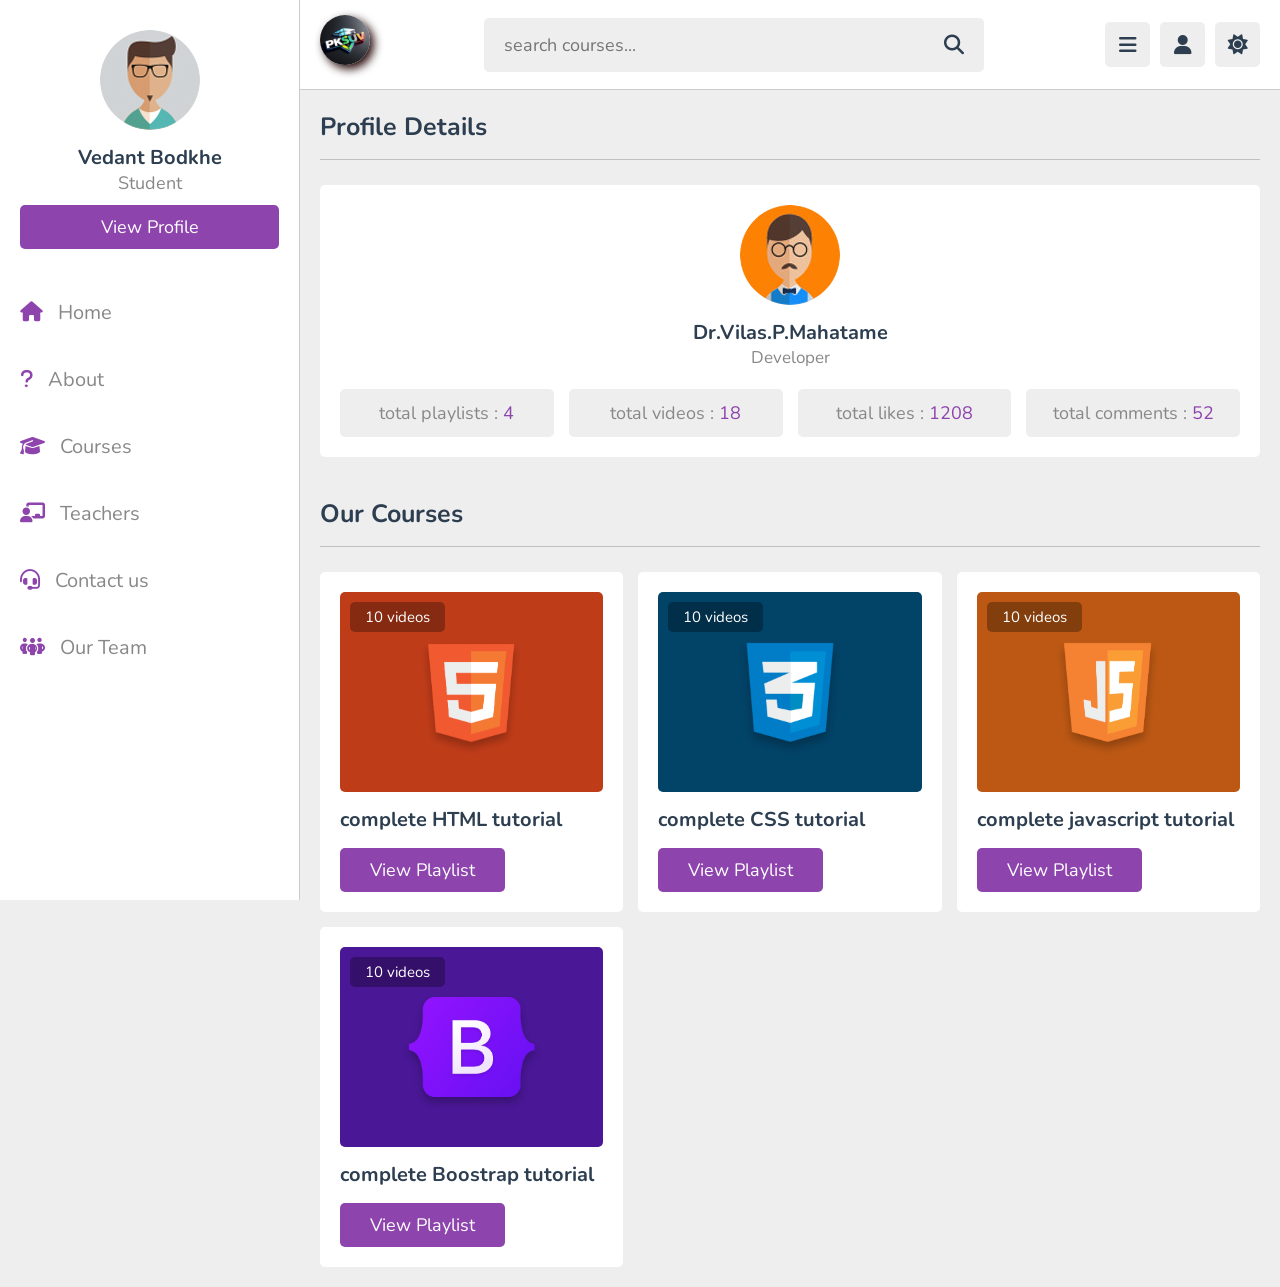
<file: teacher_profile.html>
<!DOCTYPE html>
<html lang="en">
<head>
   <meta charset="UTF-8">
   <meta http-equiv="X-UA-Compatible" content="IE=edge">
   <meta name="viewport" content="width=device-width, initial-scale=1.0">
   <title>tutor profile</title>

   <!-- font awesome cdn link  -->
   <link rel="stylesheet" href="https://cdnjs.cloudflare.com/ajax/libs/font-awesome/6.1.2/css/all.min.css">

   <!-- custom css file link  -->
   <link rel="stylesheet" href="css/style.css">

</head>
<body>

<header class="header">

   <section class="flex">

      <a href="index.html" class="logo">
         <img src="./images/my site logo.jpg" alt="Logo" width="50px">
      </a>

      <form action="search.html" method="post" class="search-form">
         <input type="text" name="search_box" required placeholder="search courses..." maxlength="100">
         <button type="submit" class="fas fa-search"></button>
      </form>

      <div class="icons">
         <div id="menu-btn" class="fas fa-bars"></div>
         <div id="search-btn" class="fas fa-search"></div>
         <div id="user-btn" class="fas fa-user"></div>
         <div id="toggle-btn" class="fas fa-sun"></div>
      </div>

      <div class="profile">
         <img src="images/pic-1.jpg" class="image" alt="">
         <h3 class="name">Vedant Bodkhe</h3>
         <p class="role">Students</p>
         <a href="profile.html" class="btn">view profile</a>
         <div class="flex-btn">
            <a href="login.html" class="option-btn">login</a>
            <a href="register.html" class="option-btn">register</a>
         </div>
      </div>

   </section>

</header>

<div class="side-bar">

   <div id="close-btn">
      <i class="fas fa-times"></i>
   </div>

   <div class="profile">
      <img src="images/pic-1.jpg" class="image" alt="">
      <h3 class="name">Vedant Bodkhe</h3>
      <p class="role">Student</p>
      <a href="profile.html" class="btn">view profile</a>
   </div>

   <nav class="navbar">
      <a href="index.html"><i class="fas fa-home"></i><span>Home</span></a>
      <a href="about.html"><i class="fas fa-question"></i><span>About</span></a>
      <a href="courses.html"><i class="fas fa-graduation-cap"></i><span>Courses</span></a>
      <a href="teachers.html"><i class="fas fa-chalkboard-user"></i><span>Teachers</span></a>
      <a href="contact.html"><i class="fas fa-headset"></i><span>Contact us</span></a>
      <a href="team.html"><i class="fa-solid fa-people-group"></i><span>Our Team</span></a>
   </nav>

</div>

<section class="teacher-profile">

   <h1 class="heading">profile details</h1>

   <div class="details">
      <div class="tutor">
         <img src="images/pic-3.jpg" alt="">
         <h3>Dr.Vilas.P.Mahatame</h3>
         <span>Developer</span>
      </div>
      <div class="flex">
         <p>total playlists : <span>4</span></p>
         <p>total videos : <span>18</span></p>
         <p>total likes : <span>1208</span></p>
         <p>total comments : <span>52</span></p>
      </div>
   </div>

</section>

<section class="courses">

   <h1 class="heading">our courses</h1>

   <div class="box-container">

      <div class="box">
         <div class="thumb">
            <img src="images/thumb-1.png" alt="">
            <span>10 videos</span>
         </div>
         <h3 class="title">complete HTML tutorial</h3>
         <a href="playlist.html" class="inline-btn">view playlist</a>
      </div>

      <div class="box">
         <div class="thumb">
            <img src="images/thumb-2.png" alt="">
            <span>10 videos</span>
         </div>
         <h3 class="title">complete CSS tutorial</h3>
         <a href="playlist.html" class="inline-btn">view playlist</a>
      </div>

      <div class="box">
         <div class="thumb">
            <img src="images/thumb-3.png" alt="">
            <span>10 videos</span>
         </div>
         <h3 class="title">complete javascript tutorial</h3>
         <a href="playlist.html" class="inline-btn">view playlist</a>
      </div>

      <div class="box">
         <div class="thumb">
            <img src="images/thumb-4.png" alt="">
            <span>10 videos</span>
         </div>
         <h3 class="title">complete Boostrap tutorial</h3>
         <a href="playlist.html" class="inline-btn">view playlist</a>
      </div>

   </div>

</section>













<!-- custom js file link  -->
<script src="js/script.js"></script>


</body>
</html>
</file>
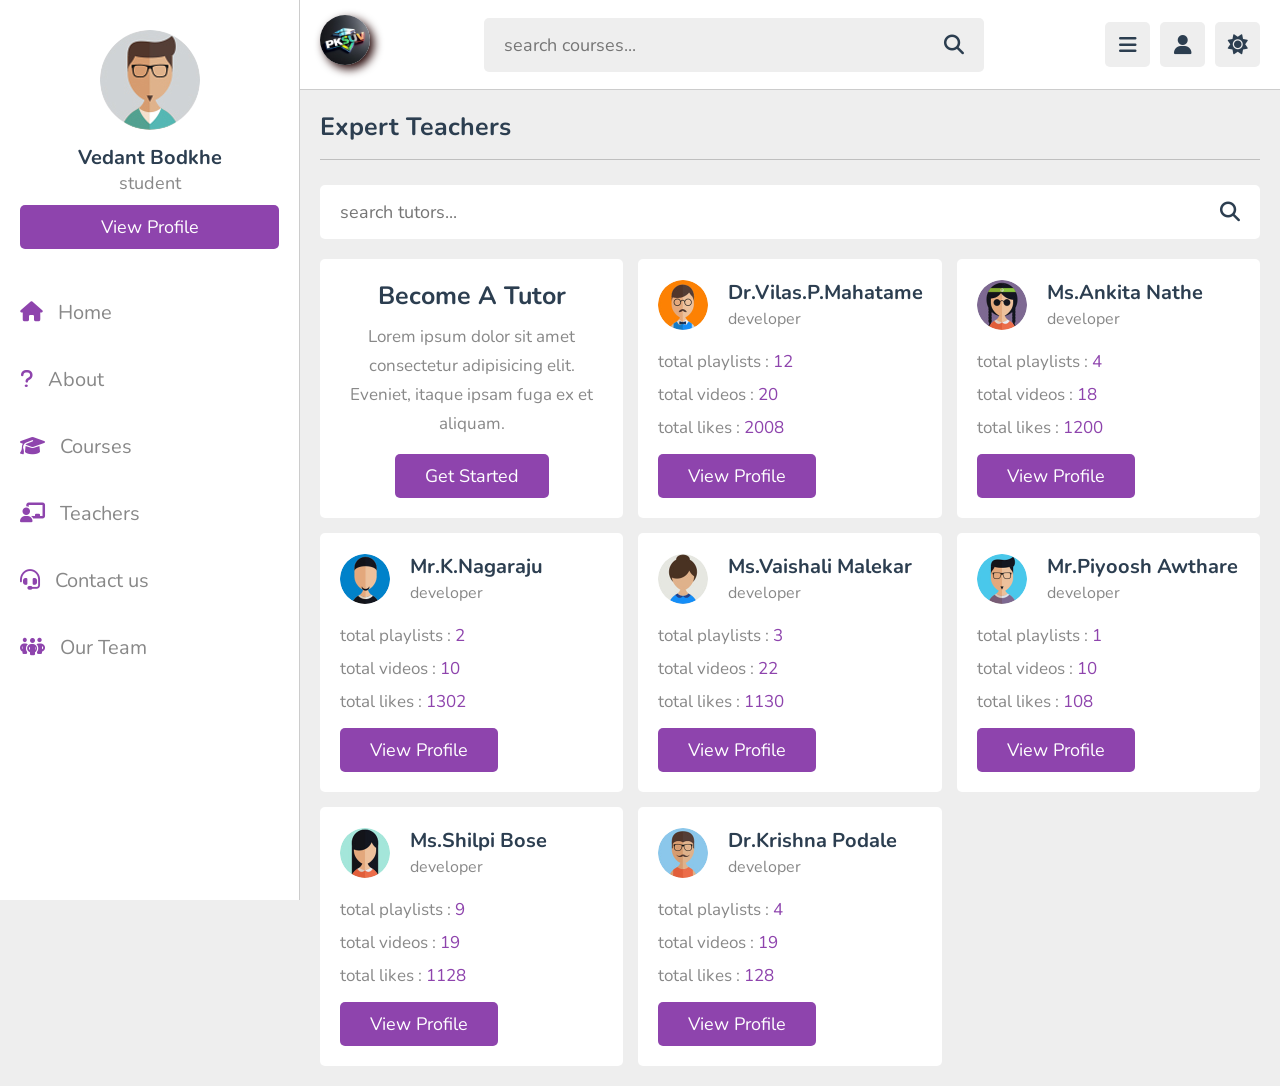
<file: teachers.html>
<!DOCTYPE html>
<html lang="en">
<head>
   <meta charset="UTF-8">
   <meta http-equiv="X-UA-Compatible" content="IE=edge">
   <meta name="viewport" content="width=device-width, initial-scale=1.0">
   <title>teachers</title>

   <!-- font awesome cdn link  -->
   <link rel="stylesheet" href="https://cdnjs.cloudflare.com/ajax/libs/font-awesome/6.1.2/css/all.min.css">

   <!-- custom css file link  -->
   <link rel="stylesheet" href="css/style.css">

</head>
<body>

<header class="header">

   <section class="flex">

      <a href="index.html" class="logo">
         <img src="./images/my site logo.jpg" alt="Logo" width="50px">
      </a>

      <form action="search.html" method="post" class="search-form">
         <input type="text" name="search_box" required placeholder="search courses..." maxlength="100">
         <button type="submit" class="fas fa-search"></button>
      </form>

      <div class="icons">
         <div id="menu-btn" class="fas fa-bars"></div>
         <div id="search-btn" class="fas fa-search"></div>
         <div id="user-btn" class="fas fa-user"></div>
         <div id="toggle-btn" class="fas fa-sun"></div>
      </div>

      <div class="profile">
         <img src="images/pic-1.jpg" class="image" alt="">
         <h3 class="name">Vedant Bodkhe</h3>
         <p class="role">Student</p>
         <a href="profile.html" class="btn">view profile</a>
         <div class="flex-btn">
            <a href="login.html" class="option-btn">login</a>
            <a href="register.html" class="option-btn">register</a>
         </div>
      </div>

   </section>

</header>

<div class="side-bar">

   <div id="close-btn">
      <i class="fas fa-times"></i>
   </div>

   <div class="profile">
      <img src="images/pic-1.jpg" class="image" alt="">
      <h3 class="name">Vedant Bodkhe</h3>
      <p class="role">student</p>
      <a href="profile.html" class="btn">view profile</a>
   </div>

   <nav class="navbar">
      <a href="index.html"><i class="fas fa-home"></i><span>Home</span></a>
      <a href="about.html"><i class="fas fa-question"></i><span>About</span></a>
      <a href="courses.html"><i class="fas fa-graduation-cap"></i><span>Courses</span></a>
      <a href="teachers.html"><i class="fas fa-chalkboard-user"></i><span>Teachers</span></a>
      <a href="contact.html"><i class="fas fa-headset"></i><span>Contact us</span></a>
      <a href="team.html"><i class="fa-solid fa-people-group"></i><span>Our Team</span></a>
   </nav>

</div>

<section class="teachers">

   <h1 class="heading">expert teachers</h1>

   <form action="" method="post" class="search-tutor">
      <input type="text" name="search_box" placeholder="search tutors..." required maxlength="100">
      <button type="submit" class="fas fa-search" name="search_tutor"></button>
   </form>

   <div class="box-container">

      <div class="box offer">
         <h3>become a tutor</h3>
         <p>Lorem ipsum dolor sit amet consectetur adipisicing elit. Eveniet, itaque ipsam fuga ex et aliquam.</p>
         <a href="register.html" class="inline-btn">get started</a>
      </div>

      <div class="box">
         <div class="tutor">
            <img src="images/pic-3.jpg" alt="">
            <div>
               <h3>Dr.Vilas.P.Mahatame</h3>
               <span>developer</span>
            </div>
         </div>
         <p>total playlists : <span>12</span></p>
         <p>total videos : <span>20</span></p>
         <p>total likes : <span>2008</span></p>
         <a href="teacher_profile.html" class="inline-btn">view profile</a>
      </div>

      <div class="box">
         <div class="tutor">
            <img src="images/pic-2.jpg" alt="">
            <div>
               <h3>Ms.Ankita Nathe</h3>
               <span>developer</span>
            </div>
         </div>
         <p>total playlists : <span>4</span></p>
         <p>total videos : <span>18</span></p>
         <p>total likes : <span>1200</span></p>
         <a href="teacher_profile.html" class="inline-btn">view profile</a>
      </div>

      <div class="box">
         <div class="tutor">
            <img src="images/pic-4.jpg" alt="">
            <div>
               <h3>Mr.K.Nagaraju</h3>
               <span>developer</span>
            </div>
         </div>
         <p>total playlists : <span>2</span></p>
         <p>total videos : <span>10</span></p>
         <p>total likes : <span>1302</span></p>
         <a href="teacher_profile.html" class="inline-btn">view profile</a>
      </div>

      <div class="box">
         <div class="tutor">
            <img src="images/pic-5.jpg" alt="">
            <div>
               <h3>Ms.Vaishali Malekar</h3>
               <span>developer</span>
            </div>
         </div>
         <p>total playlists : <span>3</span></p>
         <p>total videos : <span>22</span></p>
         <p>total likes : <span>1130</span></p>
         <a href="teacher_profile.html" class="inline-btn">view profile</a>
      </div>

      <div class="box">
         <div class="tutor">
            <img src="images/pic-6.jpg" alt="">
            <div>
               <h3>Mr.Piyoosh Awthare</h3>
               <span>developer</span>
            </div>
         </div>
         <p>total playlists : <span>1</span></p>
         <p>total videos : <span>10</span></p>
         <p>total likes : <span>108</span></p>
         <a href="teacher_profile.html" class="inline-btn">view profile</a>
      </div>

      <div class="box">
         <div class="tutor">
            <img src="images/pic-7.jpg" alt="">
            <div>
               <h3>Ms.Shilpi Bose</h3>
               <span>developer</span>
            </div>
         </div>
         <p>total playlists : <span>9</span></p>
         <p>total videos : <span>19</span></p>
         <p>total likes : <span>1128</span></p>
         <a href="teacher_profile.html" class="inline-btn">view profile</a>
      </div>

      <div class="box">
         <div class="tutor">
            <img src="images/pic-8.jpg" alt="">
            <div>
               <h3>Dr.Krishna Podale </h3>
               <span>developer</span>
            </div>
         </div>
         <p>total playlists : <span>4</span></p>
         <p>total videos : <span>19</span></p>
         <p>total likes : <span>128</span></p>
         <a href="teacher_profile.html" class="inline-btn">view profile</a>
      </div>

   </div>

</section>
















<!-- custom js file link  -->
<script src="js/script.js"></script>


</body>
</html>
</file>
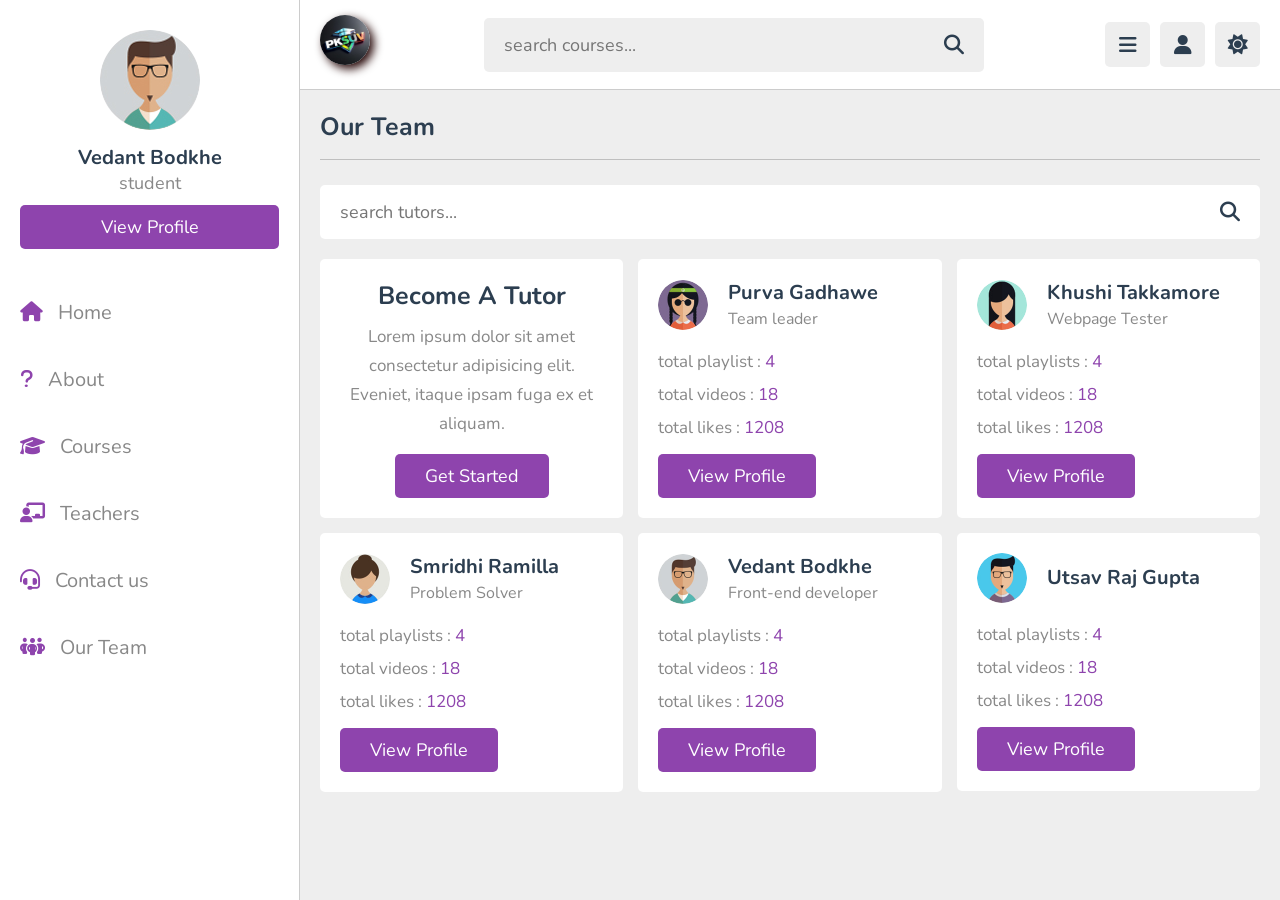
<file: team.html>
<!DOCTYPE html>
<html lang="en">
<head>
   <meta charset="UTF-8">
   <meta http-equiv="X-UA-Compatible" content="IE=edge">
   <meta name="viewport" content="width=device-width, initial-scale=1.0">
   <title>teachers</title>

   <!-- font awesome cdn link  -->
   <link rel="stylesheet" href="https://cdnjs.cloudflare.com/ajax/libs/font-awesome/6.1.2/css/all.min.css">

   <!-- custom css file link  -->
   <link rel="stylesheet" href="css/style.css">

</head>
<body>

<header class="header">

   <section class="flex">

      <a href="index.html" class="logo">
         <img src="./images/my site logo.jpg" alt="Logo" width="50px">
      </a>

      <form action="search.html" method="post" class="search-form">
         <input type="text" name="search_box" required placeholder="search courses..." maxlength="100">
         <button type="submit" class="fas fa-search"></button>
      </form>

      <div class="icons">
         <div id="menu-btn" class="fas fa-bars"></div>
         <div id="search-btn" class="fas fa-search"></div>
         <div id="user-btn" class="fas fa-user"></div>
         <div id="toggle-btn" class="fas fa-sun"></div>
      </div>

      <div class="profile">
         <img src="images/pic-1.jpg" class="image" alt="">
         <h3 class="name">Vedant Bodkhe</h3>
         <p class="role">Student</p>
         <a href="profile.html" class="btn">view profile</a>
         <div class="flex-btn">
            <a href="login.html" class="option-btn">login</a>
            <a href="register.html" class="option-btn">register</a>
         </div>
      </div>

   </section>

</header>

<div class="side-bar">

   <div id="close-btn">
      <i class="fas fa-times"></i>
   </div>

   <div class="profile">
      <img src="images/pic-1.jpg" class="image" alt="">
      <h3 class="name">Vedant Bodkhe</h3>
      <p class="role">student</p>
      <a href="profile.html" class="btn">view profile</a>
   </div>

   <nav class="navbar">
      <a href="index.html"><i class="fas fa-home"></i><span>Home</span></a>
      <a href="about.html"><i class="fas fa-question"></i><span>About</span></a>
      <a href="courses.html"><i class="fas fa-graduation-cap"></i><span>Courses</span></a>
      <a href="teachers.html"><i class="fas fa-chalkboard-user"></i><span>Teachers</span></a>
      <a href="contact.html"><i class="fas fa-headset"></i><span>Contact us</span></a>
      <a href="team.html"><i class="fa-solid fa-people-group"></i><span>Our Team</span></a>
   </nav>

</div>

<section class="teachers">

   <h1 class="heading">Our Team</h1>

   <form action="" method="post" class="search-tutor">
      <input type="text" name="search_box" placeholder="search tutors..." required maxlength="100">
      <button type="submit" class="fas fa-search" name="search_tutor"></button>
   </form>

   <div class="box-container">

      <div class="box offer">
         <h3>become a tutor</h3>
         <p>Lorem ipsum dolor sit amet consectetur adipisicing elit. Eveniet, itaque ipsam fuga ex et aliquam.</p>
         <a href="register.html" class="inline-btn">get started</a>
      </div>

      <div class="box">
         <div class="tutor">
            <img src="images/pic-2.jpg" alt="">
            <div>
               <h3>Purva Gadhawe</h3>
               <span>Team leader</span>
            </div>
         </div>
         <p>total playlist : <span>4</span></p>
         <p>total videos : <span>18</span></p>
         <p>total likes : <span>1208</span></p>
         <a href="teacher_profile.html" class="inline-btn">view profile</a>
      </div>

      <div class="box">
         <div class="tutor">
            <img src="images/pic-7.jpg" alt="">
            <div>
               <h3>Khushi Takkamore</h3>
               <span>Webpage Tester</span>
            </div>
         </div>
         <p>total playlists : <span>4</span></p>
         <p>total videos : <span>18</span></p>
         <p>total likes : <span>1208</span></p>
         <a href="teacher_profile.html" class="inline-btn">view profile</a>
      </div>

      <div class="box">
         <div class="tutor">
            <img src="images/pic-5.jpg" alt="">
            <div>
               <h3>Smridhi Ramilla</h3>
               <span>Problem Solver</span>
            </div>
         </div>
         <p>total playlists : <span>4</span></p>
         <p>total videos : <span>18</span></p>
         <p>total likes : <span>1208</span></p>
         <a href="teacher_profile.html" class="inline-btn">view profile</a>
      </div>

      <div class="box">
         <div class="tutor">
            <img src="images/pic-1.jpg" alt="">
            <div>
               <h3>Vedant Bodkhe</h3>
               <span>Front-end developer</span>
            </div>
         </div>
         <p>total playlists : <span>4</span></p>
         <p>total videos : <span>18</span></p>
         <p>total likes : <span>1208</span></p>
         <a href="teacher_profile.html" class="inline-btn">view profile</a>
      </div>

      <div class="box">
         <div class="tutor">
            <img src="images/pic-6.jpg" alt="">
            <div>
               <h3>Utsav Raj Gupta<h3>
               <span></span>
            </div>
         </div>
         <p>total playlists : <span>4</span></p>
         <p>total videos : <span>18</span></p>
         <p>total likes : <span>1208</span></p>
         <a href="teacher_profile.html" class="inline-btn">view profile</a>
      </div>


   </div>

</section>
















<!-- custom js file link  -->
<script src="js/script.js"></script>


</body>
</html>
</file>
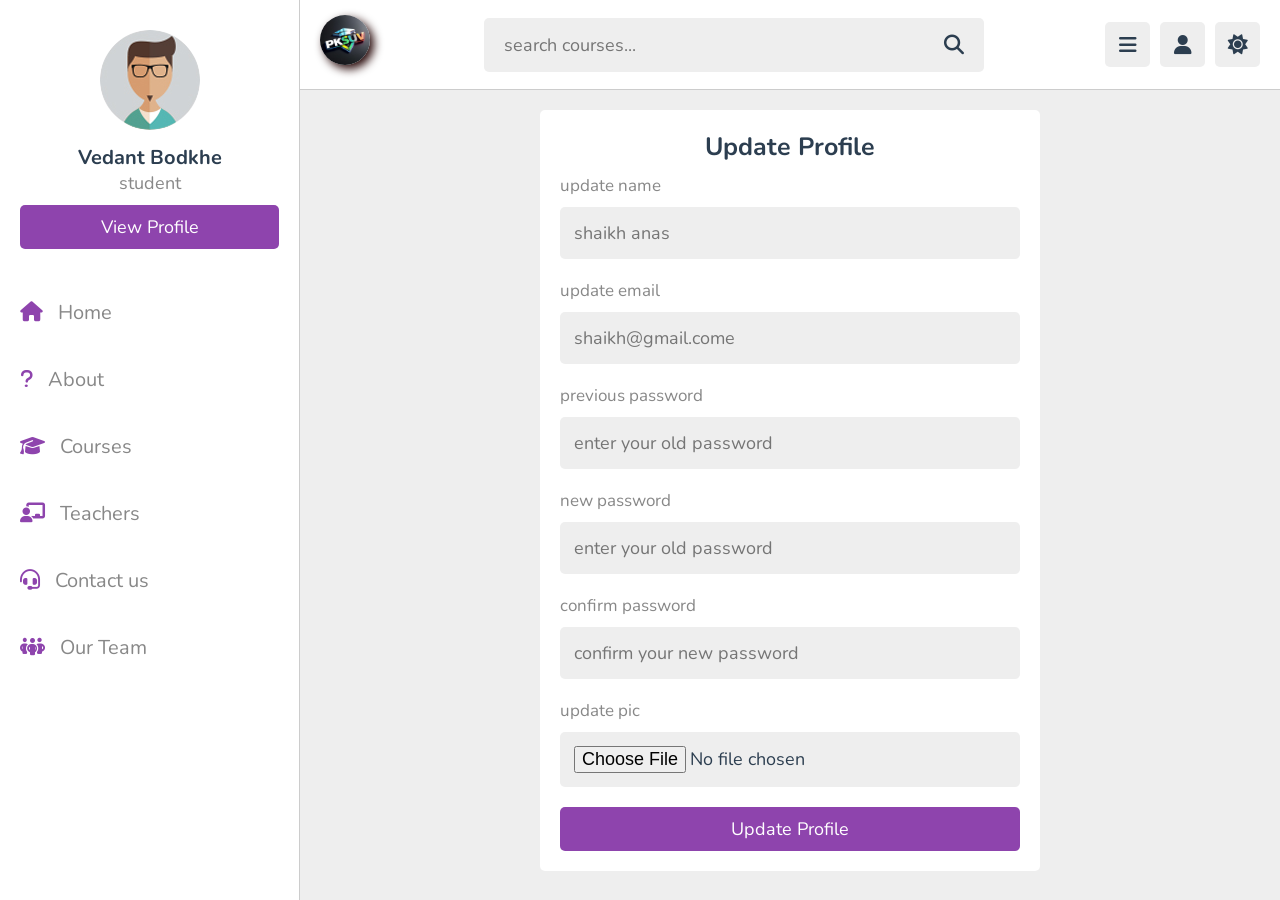
<file: update.html>
<!DOCTYPE html>
<html lang="en">
<head>
   <meta charset="UTF-8">
   <meta http-equiv="X-UA-Compatible" content="IE=edge">
   <meta name="viewport" content="width=device-width, initial-scale=1.0">
   <title>update</title>

   <!-- font awesome cdn link  -->
   <link rel="stylesheet" href="https://cdnjs.cloudflare.com/ajax/libs/font-awesome/6.1.2/css/all.min.css">

   <!-- custom css file link  -->
   <link rel="stylesheet" href="css/style.css">

</head>
<body>

<header class="header">

   <section class="flex">

      <a href="index.html" class="logo">
         <img src="./images/my site logo.jpg" alt="Logo" width="50px">
      </a>

      <form action="search.html" method="post" class="search-form">
         <input type="text" name="search_box" required placeholder="search courses..." maxlength="100">
         <button type="submit" class="fas fa-search"></button>
      </form>

      <div class="icons">
         <div id="menu-btn" class="fas fa-bars"></div>
         <div id="search-btn" class="fas fa-search"></div>
         <div id="user-btn" class="fas fa-user"></div>
         <div id="toggle-btn" class="fas fa-sun"></div>
      </div>

      <div class="profile">
         <img src="images/pic-1.jpg" class="image" alt="">
         <h3 class="name">Vedant Bodkhe</h3>
         <p class="role">Student</p>
         <a href="profile.html" class="btn">view profile</a>
         <div class="flex-btn">
            <a href="login.html" class="option-btn">login</a>
            <a href="register.html" class="option-btn">register</a>
         </div>
      </div>

   </section>

</header>

<div class="side-bar">

   <div id="close-btn">
      <i class="fas fa-times"></i>
   </div>

   <div class="profile">
      <img src="images/pic-1.jpg" class="image" alt="">
      <h3 class="name">Vedant Bodkhe</h3>
      <p class="role">student</p>
      <a href="profile.html" class="btn">view profile</a>
   </div>


   <nav class="navbar">
      <a href="index.html"><i class="fas fa-home"></i><span>Home</span></a>
      <a href="about.html"><i class="fas fa-question"></i><span>About</span></a>
      <a href="courses.html"><i class="fas fa-graduation-cap"></i><span>Courses</span></a>
      <a href="teachers.html"><i class="fas fa-chalkboard-user"></i><span>Teachers</span></a>
      <a href="contact.html"><i class="fas fa-headset"></i><span>Contact us</span></a>
      <a href="team.html"><i class="fa-solid fa-people-group"></i><span>Our Team</span></a>
   </nav>

</div>

<section class="form-container">

   <form action="" method="post" enctype="multipart/form-data">
      <h3>update profile</h3>
      <p>update name</p>
      <input type="text" name="name" placeholder="shaikh anas" maxlength="50" class="box">
      <p>update email</p>
      <input type="email" name="email" placeholder="shaikh@gmail.come" maxlength="50" class="box">
      <p>previous password</p>
      <input type="password" name="old_pass" placeholder="enter your old password" maxlength="20" class="box">
      <p>new password</p>
      <input type="password" name="new_pass" placeholder="enter your old password" maxlength="20" class="box">
      <p>confirm password</p>
      <input type="password" name="c_pass" placeholder="confirm your new password" maxlength="20" class="box">
      <p>update pic</p>
      <input type="file" accept="image/*" class="box">
      <input type="submit" value="update profile" name="submit" class="btn">
   </form>

</section>

















<!-- custom js file link  -->
<script src="js/script.js"></script>


</body>
</html>
</file>
<file: css/style.css>
@import url('https://fonts.googleapis.com/css2?family=Nunito:wght@200;300;400;500;600;700&display=swap');

/* Define CSS custom properties (variables) for use in the stylesheet */
:root {
   /* Main color */
   --main-color: #8e44ad;
 
   /* Red color */
   --red: #e74c3c;
 
   /* Orange color */
   --orange: #f39c12;
 
   /* Light color */
   --light-color: #888;
 
   /* Light background color */
   --light-bg: #eee;
 
   /* Black color */
   --black: #2c3e50;
 
   /* White color */
   --white: #fff;
 
   /* Border style */
   --border: .1rem solid rgba(0, 0, 0, .2);
 }

*{
   font-family: 'Nunito', sans-serif;
   margin:0; padding:0;
   box-sizing: border-box;
   outline: none; border:none;
   text-decoration: none;
}

*::selection{
   background-color: var(--main-color);
   color:#fff;
}

html{
   font-size: 62.5%;
   overflow-x: hidden;
}

html::-webkit-scrollbar{
   width: 1rem;
   height: .5rem;
}

html::-webkit-scrollbar-track{
   background-color: transparent;
}

html::-webkit-scrollbar-thumb{
   background-color: var(--main-color);
}

body{
   background-color: var(--light-bg);
   padding-left: 30rem;
}

body.dark{
   --light-color:#aaa;
   --light-bg:#333;
   --black:#fff;
   --white:#222;
   --border:.1rem solid rgba(255,255,255,.2);
}

body.active{
   padding-left: 0;
}

section{
   padding:2rem;
   margin: 0 auto;
   max-width: 1200px;
}

.heading{
   font-size: 2.5rem;
   color:var(--black);
   margin-bottom: 2.5rem;
   border-bottom: var(--border);
   padding-bottom: 1.5rem;
   text-transform: capitalize;
}

.inline-btn,
.inline-option-btn,
.inline-delete-btn,
.btn,
.delete-btn,
.option-btn{
   border-radius: .5rem;
   color:#fff;
   font-size: 1.8rem;
   cursor: pointer;
   text-transform: capitalize;
   padding:1rem 3rem;
   text-align: center;
   margin-top: 1rem;
}

.btn,
.delete-btn,
.option-btn{
   display: block;
   width: 100%;
}

.inline-btn,
.inline-option-btn,
.inline-delete-btn{
   display: inline-block;
}

.btn,
.inline-btn{
   background-color: var(--main-color);
}

.option-btn,
.inline-option-btn{
   background-color:var(--orange);
}

.delete-btn,
.inline-delete-btn{
   background-color: var(--red);
}

.inline-btn:hover,
.inline-option-btn:hover,
.inline-delete-btn:hover,
.btn:hover,
.delete-btn:hover,
.option-btn:hover{
   background-color: var(--black);
   color: var(--white);
}

.flex-btn{
   display: flex;
   gap: 1rem;
}

.header{
   position: sticky;
   top:0; left:0; right: 0;
   background-color: var(--white);
   z-index: 1000;
   border-bottom: var(--border);
}

.header .flex{
   display: flex;
   align-items: center;
   justify-content: space-between;
   position: relative;
   padding: 1.5rem 2rem;
}

.header .flex .logo{
   font-size: 2.5rem;
   color: var(--black);
}

.logo img{
   border-radius:50%;
   box-shadow: 4px 4px 10px rgb(36, 5, 5);
}

.header .flex .search-form{
   width: 50rem;
   border-radius: .5rem;
   background-color: var(--light-bg);
   padding:1.5rem 2rem;
   display: flex;
   gap:2rem;

}

.header .flex .search-form input{
   width: 100%;
   font-size: 1.8rem;
   color:var(--black);
   background:none;
}

.header .flex .search-form button{
   background:none;
   font-size: 2rem;
   cursor: pointer;
   color:var(--black);
}

.header .flex .search-form button:hover{
   color: var(--main-color);
}

.header .flex .icons div{
   font-size: 2rem;
   color:var(--black);
   background-color: var(--light-bg);
   border-radius: .5rem;
   height: 4.5rem;
   width: 4.5rem;
   line-height: 4.5rem;
   cursor: pointer;
   text-align: center;
   margin-left: .7rem;
}

.header .flex .icons div:hover{
   background-color: var(--black);
   color:var(--white);
}

.header .flex .profile{
   position: absolute;
   top:120%; right: 2rem;
   background-color: var(--white);
   border-radius: .5rem;
   padding: 1.5rem;
   text-align: center;
   overflow: hidden;
   transform-origin: top right;
   transform: scale(0);
   transition: .2s linear;
   width: 30rem;
}

.header .flex .profile.active{
   transform: scale(1);
}

.header .flex .profile .image{
   height: 10rem;
   width: 10rem;
   border-radius: 50%;
   object-fit: contain;
   margin-bottom: 1rem;
}

.header .flex .profile .name{
   font-size: 2rem;
   color:var(--black);
   overflow: hidden;
   text-overflow: ellipsis;
   white-space: nowrap;
}

.header .flex .profile .role{
   font-size: 1.8rem;
   color: var(--light-color);
}

#search-btn{
   display: none;
}

.side-bar{
   position: fixed;
   top: 0; left: 0;
   width: 30rem;
   background-color: var(--white);
   height: 100vh;
   border-right: var(--border);
   z-index: 1200;
}

.side-bar #close-btn{
   text-align: right;
   padding: 2rem;
   display: none;
}

.side-bar #close-btn i{
   text-align: right;
   font-size: 2.5rem;
   background:var(--red);
   border-radius: .5rem;
   color:var(--white);
   cursor: pointer;
   height: 4.5rem;
   width: 4.5rem;
   line-height: 4.5rem;
   text-align: center;
}

.side-bar #close-btn i:hover{
   background-color: var(--black);
}

.side-bar .profile{
   padding:3rem 2rem;
   text-align: center;
}

.side-bar .profile .image{
   height: 10rem;
   width: 10rem;
   border-radius: 50%;
   object-fit: contain;
   margin-bottom: 1rem;
}

.side-bar .profile .name{
   font-size: 2rem;
   color:var(--black);
   overflow: hidden;
   text-overflow: ellipsis;
   white-space: nowrap;
}

.side-bar .profile .role{
   font-size: 1.8rem;
   color: var(--light-color);
}

.side-bar .navbar a{
   display: block;
   padding: 2rem;
   font-size: 2rem;
}

.side-bar .navbar a i{
   margin-right: 1.5rem;
   color:var(--main-color);
   transition: .2s linear;
}

.side-bar .navbar a span{
   color:var(--light-color);
}

.side-bar .navbar a:hover{
   background-color: var(--light-bg);
}

.side-bar .navbar a:hover i{
   margin-right: 2.5rem;
}

.side-bar.active{
   left: -30rem;
}

.home-grid .box-container{
   display: grid;
   grid-template-columns: repeat(auto-fit, 27.5rem);
   gap:1.5rem;
   justify-content: center;
   align-items: flex-start;
}

.home-grid .box-container .box{
   background-color: var(--white);
   border-radius: .5rem;
   padding:2rem;
}

.home-grid .box-container .box .title{
   font-size: 2rem;
   color: var(--black);
   text-transform: capitalize;
}

.home-grid .box-container .box .flex{
   display: flex;
   flex-wrap: wrap;
   gap: 1.5rem;
   margin-top: 2rem;
}

.home-grid .box-container .flex a{
   background-color: var(--light-bg);
   border-radius: .5rem;
   padding: 1rem 1.5rem;
   font-size: 1.5rem;
}

.home-grid .box-container .flex a i{
   margin-right: 1rem;
   color:var(--black);
}

.home-grid .box-container .flex a span{
   color:var(--light-color);
}

.home-grid .box-container .flex a:hover{
   background-color: var(--black);
}

.home-grid .box-container .flex a:hover span{
   color:var(--white);
}

.home-grid .box-container .flex a:hover i{
   color:var(--white);
}

.home-grid .box-container .tutor{
   padding: 1rem 0;
   font-size: 1.8rem;
   color:var(--light-color);
   line-height: 2;
}

.home-grid .box-container .likes{
   color:var(--light-color);
   font-size: 1.7rem;
   margin-top: 1.5rem;
}

.home-grid .box-container .likes span{
   color:var(--main-color);
}

.about .row{
   display: flex;
   align-items: center;
   flex-wrap: wrap;
   gap:1.5rem;
}

.about .row .image{
   flex: 1 1 40rem;
}

.about .row .image img{
   width: 100%;
   height: 50rem;
}

.about .row .content{
   flex: 1 1 40rem;
}

.about .row .content p{
   font-size: 1.7rem;
   line-height: 2;
   color: var(--light-color);
   padding: 1rem 0;
}

.about .row .content h3{
   font-size: 3rem;
   color:var(--black);
   text-transform: capitalize;
}

.about .box-container{
   display: grid;
   grid-template-columns: repeat(auto-fit, minmax(27rem, 1fr));
   gap:1.5rem;
   justify-content: center;
   align-items: flex-start;
   margin-top: 3rem;
}

.about .box-container .box{
   border-radius: .5rem;
   background-color: var(--white);
   padding: 2rem;
   display: flex;
   align-items: center;
   gap: 2.5rem;
}

.about .box-container .box i{
   font-size: 4rem;
   color: var(--main-color);
}

.about .box-container .box h3{
   font-size: 2.5rem;
   color: var(--black);
   margin-bottom: .3rem;
}

.about .box-container .box p{
   font-size: 1.7rem;
   color:var(--light-color);
}

.reviews .box-container{
   display: grid;
   grid-template-columns: repeat(auto-fit, minmax(30rem, 1fr));
   gap:1.5rem;
   justify-content: center;
   align-items: flex-start;
}

.reviews .box-container .box{
   border-radius: .5rem;
   background-color: var(--white);
   padding: 2rem;
}

.reviews .box-container .box p{
   line-height: 1.7;
   font-size: 1.7rem;
   color: var(--light-color);
}

.reviews .box-container .box .student{
   margin-top: 2rem;
   display: flex;
   align-items: center;
   gap: 1.5rem;
}

.reviews .box-container .box .student img{
   height: 5rem;
   width: 5rem;
   object-fit: cover;
   border-radius: 50%;
}

.reviews .box-container .box .student h3{
   font-size: 2rem;
   color: var(--black);
   margin-bottom: .3rem;
}

.reviews .box-container .box .student .stars{
   font-size: 1.5rem;
   color:var(--orange);
}

.courses .box-container{
   display: grid;
   grid-template-columns: repeat(auto-fit, minmax(30rem, 1fr));
   gap:1.5rem;
   justify-content: center;
   align-items: flex-start;
}

.courses .box-container .box{
   border-radius: .5rem;
   background-color: var(--white);
   padding: 2rem;
}

.courses .box-container .box .tutor{
   display: flex;
   align-items: center;
   gap: 1.5rem;
   margin-bottom: 2.5rem;
}

.courses .box-container .box .tutor img{
   height: 5rem;
   width: 5rem;
   border-radius: 50%;
   object-fit: cover;
}

.courses .box-container .box .tutor h3{
   font-size: 1.8rem;
   color: var(--black);
   margin-bottom: .2rem;
}

.courses .box-container .box .tutor span{
   font-size: 1.3rem;
   color:var(--light-color);
}

.courses .box-container .box .thumb{
   position: relative;
}

.courses .box-container .box .thumb span{
   position: absolute;
   top:1rem; left: 1rem;
   border-radius: .5rem;
   padding: .5rem 1.5rem;
   background-color: rgba(0,0,0,.3);
   color: #fff;
   font-size: 1.5rem;
}

.courses .box-container .box .thumb img{
   width: 100%;
   height: 20rem;
   object-fit: cover;
   border-radius: .5rem;
}

.courses .box-container .box .title{
   font-size: 2rem;
   color: var(--black);
   padding-bottom: .5rem;
   padding-top: 1rem;
}

.courses .more-btn{
   text-align: center;
   margin-top: 2rem;
}

.playlist-details .row{
   display: flex;
   align-items: flex-end;
   gap:3rem;
   flex-wrap: wrap;
   background-color: var(--white);
   padding: 2rem;
}

.playlist-details .row .column{
   flex: 1 1 40rem;
}

.playlist-details .row .column .save-playlist{
   margin-bottom: 1.5rem;
}

.playlist-details .row .column .save-playlist button{
   border-radius: .5rem;
   background-color: var(--light-bg);
   padding:1rem 1.5rem;
   cursor: pointer;
}

.playlist-details .row .column .save-playlist button i{
   font-size: 2rem;
   color:var(--black);
   margin-right: .8rem;
}

.playlist-details .row .column .save-playlist button span{
   font-size: 1.8rem;
   color:var(--light-color);
}

.playlist-details .row .column .save-playlist button:hover{
   background-color: var(--black);
}

.playlist-details .row .column .save-playlist button:hover i{
   color:var(--white);
}

.playlist-details .row .column .save-playlist button:hover span{
   color:var(--white);
}

.playlist-details .row .column .thumb{
   position: relative;
}

.playlist-details .row .column .thumb span{
   font-size: 1.8rem;
   color: #fff;
   background-color: rgba(0,0,0,.3);
   border-radius: .5rem;
   position: absolute;
   top: 1rem; left: 1rem;
   padding: .5rem 1.5rem;
}

.playlist-details .row .column .thumb img{
   height: 30rem;
   width: 100%;
   object-fit: cover;
   border-radius: .5rem;
}

.playlist-details .row .column .tutor{
   display: flex;
   align-items: center;
   gap: 2rem;
   margin-bottom: 2rem;
}

.playlist-details .row .column .tutor img{
   height: 7rem;
   width: 7rem;
   border-radius: 50%;
   object-fit: cover;
}

.playlist-details .row .column .tutor h3{
   font-size: 2rem;
   color:var(--black);
   margin-bottom: .2rem;
}

.playlist-details .row .column .tutor span{
   font-size: 1.5rem;
   color: var(--light-color);
}

.playlist-details .row .column .details h3{
   font-size: 2rem;
   color: var(--black);
   text-transform: capitalize;
}

.playlist-details .row .column .details p{
   padding: 1rem 0;
   line-height: 2;
   font-size: 1.8rem;
   color: var(--light-color);
}

.playlist-videos .box-container{
   display: grid;
   grid-template-columns: repeat(auto-fit, minmax(30rem, 1fr));
   gap:1.5rem;
   justify-content: center;
   align-items: flex-start;
}

.playlist-videos .box-container .box{
   background-color: var(--white);
   border-radius: .5rem;
   padding: 2rem;
   position: relative;
}

.playlist-videos .box-container .box i{
   position: absolute;
   top: 2rem; left: 2rem; right: 2rem;
   height: 20rem;
   border-radius: .5rem;
   background-color: rgba(0,0,0,.3);
   display: flex;
   align-items: center;
   justify-content: center;
   font-size: 5rem;
   color: #fff;
   display: none;
}

.playlist-videos .box-container .box:hover i{
   display: flex;
}

.playlist-videos .box-container .box img{
   width: 100%;
   height: 20rem;
   object-fit: cover;
   border-radius: .5rem;
}

.playlist-videos .box-container .box h3{
   margin-top: 1.5rem;
   font-size: 1.8rem;
   color: var(--black);
}

.playlist-videos .box-container .box:hover h3{
   color: var(--main-color);
}

.watch-video .video-container{
   background-color: var(--white);
   border-radius: .5rem;
   padding: 2rem;
}

.watch-video .video-container .video{
   position: relative;
   margin-bottom: 1.5rem;
}

.watch-video .video-container .video video{
   border-radius: .5rem;
   width: 100%;
   object-fit: contain;
   background-color: #000;
}

.watch-video .video-container .title{
   font-size: 2rem;
   color: var(--black);
}

.watch-video .video-container .info{
   display: flex;
   margin-top: 1.5rem;
   margin-bottom: 2rem;
   border-bottom: var(--border);
   padding-bottom: 1.5rem;
   gap: 2.5rem;
   align-items: center;
}

.watch-video .video-container .info p{
   font-size: 1.6rem;
}

.watch-video .video-container .info p span{
   color: var(--light-color);
}

.watch-video .video-container .info i{
   margin-right: 1rem;
   color: var(--main-color);
}

.watch-video .video-container .tutor{
   display: flex;
   align-items: center;
   gap: 2rem;
   margin-bottom: 1rem;
}

.watch-video .video-container .tutor img{
   border-radius: 50%;
   height: 5rem;
   width: 5rem;
   object-fit: cover;
}

.watch-video .video-container .tutor h3{
   font-size: 2rem;
   color: var(--black);
   margin-bottom: .2rem;
}

.watch-video .video-container .tutor span{
   font-size: 1.5rem;
   color: var(--light-color);
}

.watch-video .video-container .flex{
   display: flex;
   align-items: center;
   justify-content: space-between;
   gap: 1.5rem;
}

.watch-video .video-container .flex button{
   border-radius: .5rem;
   padding: 1rem 1.5rem;
   font-size: 1.8rem;
   cursor: pointer;
   background-color: var(--light-bg);
}

.watch-video .video-container .flex button i{
   margin-right: 1rem;
   color: var(--black);
}

.watch-video .video-container .flex button span{
   color: var(--light-color);
}

.watch-video .video-container .flex button:hover{
   background-color: var(--black);
}

.watch-video .video-container .flex button:hover i{
   color: var(--white);
}

.watch-video .video-container .flex button:hover span{
   color: var(--white);
}

.watch-video .video-container .description{
   line-height: 1.5;
   font-size: 1.7rem;
   color: var(--light-color);
   margin-top: 2rem;
}

.comments .add-comment{
   background-color: var(--white);
   border-radius: .5rem;
   padding: 2rem;
   margin-bottom: 3rem;
}

.comments .add-comment h3{
   font-size: 2rem;
   color: var(--black);
   margin-bottom: 1rem;
}

.comments .add-comment textarea{
   height: 20rem;
   resize: none;
   background-color: var(--light-bg);
   border-radius: .5rem;
   border: var(--border);
   padding: 1.4rem;
   font-size: 1.8rem;
   color: var(--black);
   width: 100%;
   margin: .5rem 0;
}

.comments .box-container{
   display: grid;
   gap: 2.5rem;
   background-color: var(--white);
   padding: 2rem;
   border-radius: .5rem;
}

.comments .box-container .box .user{
   display: flex;
   align-items: center;
   gap: 1.5rem;
   margin-bottom: 2rem;
}

.comments .box-container .box .user img{
   height: 5rem;
   width: 5rem;
   border-radius: 50%;
}

.comments .box-container .box .user h3{
   font-size: 2rem;
   color: var(--black);
   margin-bottom: .2rem;
}

.comments .box-container .box .user span{
   font-size: 1.5rem;
   color: var(--light-color);
}

.comments .box-container .box .comment-box{
   border-radius: .5rem;
   background-color: var(--light-bg);
   padding:1rem 1.5rem;
   white-space: pre-line;
   margin: .5rem 0;
   font-size: 1.8rem;
   color: var(--black);
   line-height: 1.5;
   position: relative;
   z-index: 0;
}

.comments .box-container .box .comment-box::before{
   content: '';
   position: absolute;
   top: -1rem; left: 1.5rem;
   background-color: var(--light-bg);
   height: 1.2rem;
   width: 2rem;
   clip-path: polygon(50% 0%, 0% 100%, 100% 100%);
}

.teachers .search-tutor{
   margin-bottom: 2rem;
   border-radius: .5rem;
   background-color: var(--white);
   padding: 1.5rem 2rem;
   display: flex;
   align-items: center;
   gap: 1.5rem;
}

.teachers .search-tutor input{
   width: 100%;
   background: none;
   font-size: 1.8rem;
   color: var(--black);
}

.teachers .search-tutor button{
   font-size: 2rem;
   color: var(--black);
   cursor: pointer;
   background:none;
}

.teachers .search-tutor button:hover{
   color: var(--main-color);
}

.teachers .box-container{
   display: grid;
   grid-template-columns: repeat(auto-fit, minmax(30rem, 1fr));
   gap:1.5rem;
   justify-content: center;
   align-items: flex-start;
}

.teachers .box-container .box{
   background-color: var(--white);
   border-radius: .5rem;
   padding: 2rem;
}

.teachers .box-container .offer{
   text-align: center;
}

.teachers .box-container .offer h3{
   font-size: 2.5rem;
   color: var(--black);
   text-transform: capitalize;
   padding-bottom: .5rem;
}

.teachers .box-container .offer p{
   line-height: 1.7;
   padding: .5rem 0;
   color: var(--light-color);
   font-size: 1.7rem;
}

.teachers .box-container .box .tutor{
   display: flex;
   align-items: center;
   gap:2rem;
   margin-bottom: 1.5rem;
}

.teachers .box-container .box .tutor img{
   height: 5rem;
   width: 5rem;
   border-radius: 50%;
}

.teachers .box-container .box .tutor h3{
   font-size: 2rem;
   color: var(--black);
   margin-bottom: .2rem;
}

.teachers .box-container .box .tutor span{
   font-size: 1.6rem;
   color: var(--light-color);
}

.teachers .box-container .box p{
   padding: .5rem 0;
   font-size: 1.7rem;
   color: var(--light-color);
}

.teachers .box-container .box p span{
   color: var(--main-color);
}

.teacher-profile .details{
   text-align: center;
   background-color: var(--white);
   border-radius: .5rem;
   padding: 2rem;
}

.teacher-profile .details .tutor img{
   height: 10rem;
   width: 10rem;
   border-radius: 50%;
   object-fit: cover;
   margin-bottom: 1rem;
}

.teacher-profile .details .tutor h3{
   font-size: 2rem;
   color: var(--black);
}

.teacher-profile .details .tutor span{
   color: var(--light-color);
   font-size: 1.7rem;
}

.teacher-profile .details .flex{
   display: flex;
   flex-wrap: wrap;
   gap: 1.5rem;
   margin-top: 2rem;
}

.teacher-profile .details .flex p{
   flex: 1 1 20rem;
   border-radius: .5rem;
   background-color: var(--light-bg);
   padding: 1.2rem 2rem;
   font-size: 1.8rem;
   color: var(--light-color);
}

.teacher-profile .details .flex p span{
   color: var(--main-color);
}

.user-profile .info{
   background-color: var(--white);
   border-radius: .5rem;
   padding: 2rem;
}

.user-profile .info .user{
   text-align: center;
   margin-bottom: 2rem;
   padding: 1rem;
}

.user-profile .info .user img{
   height: 10rem;
   width: 10rem;
   border-radius: 50%;
   object-fit: cover;
   margin-bottom: 1rem;
}

.user-profile .info .user h3{
   font-size: 2rem;
   color: var(--black);
}

.user-profile .info .user p{
   font-size: 1.7rem;
   color: var(--light-color);
   padding: .3rem 0;
}

.user-profile .info .box-container{
   display: flex;
   flex-wrap: wrap;
   gap: 1.5rem;
}

.user-profile .info .box-container .box{
   background-color: var(--light-bg);
   border-radius: .5rem;
   padding: 2rem;
   flex: 1 1 25rem;
}

.user-profile .info .box-container .box .flex{
   display: flex;
   align-items: center;
   gap: 2rem;
   margin-bottom: 1rem;
}

.user-profile .info .box-container .box .flex i{
   font-size:2rem;
   color: var(--white);
   background-color: var(--black);
   text-align: center;
   border-radius: .5rem;
   height: 5rem;
   width: 5rem;
   line-height: 4.9rem;
}

.user-profile .info .box-container .box .flex span{
   font-size: 2.5rem;
   color: var(--main-color);
}

.user-profile .info .box-container .box .flex p{
   color: var(--light-color);
   font-size: 1.7rem;
}

.contact .row{
   display: flex;
   align-items: center;
   flex-wrap: wrap;
   gap: 1.5rem;
}

.contact .row .image{
   flex: 1 1 50rem;
}

.contact .row .image img{
   width: 100%;
}

.contact .row form{
   flex: 1 1 30rem;
   background-color: var(--white);
   padding: 2rem;
   text-align: center;
}

.contact .row form h3{
   margin-bottom: 1rem;
   text-transform: capitalize;
   color:var(--black);
   font-size: 2.5rem;
}

.contact .row form .box{
   width: 100%;
   border-radius: .5rem;
   background-color: var(--light-bg);
   margin: 1rem 0;
   padding: 1.4rem;
   font-size: 1.8rem;
   color: var(--black);
}

.contact .row form textarea{
   height: 20rem;
   resize: none;
}

.contact .box-container{
   display: grid;
   grid-template-columns: repeat(auto-fit, minmax(30rem, 1fr));
   gap:1.5rem;
   justify-content: center;
   align-items: flex-start;
   margin-top: 3rem;
}

.contact .box-container .box{
   text-align: center;
   background-color: var(--white);
   border-radius: .5rem;
   padding: 3rem;
}

.contact .box-container .box i{
   font-size: 3rem;
   color: var(--main-color);
   margin-bottom: 1rem;
}

.contact .box-container .box h3{
   font-size: 2rem;
   color:var(--black);
   margin: 1rem 0;
}

.contact .box-container .box a{
   display: block;
   padding-top: .5rem;
   font-size: 1.8rem;
   color: var(--light-color);
}

.contact .box-container .box a:hover{
   text-decoration: underline;
   color:var(--black);
}

.form-container{
   min-height: calc(100vh - 20rem);
   display: flex;
   align-items: center;
   justify-content: center;
}

.form-container form{
   background-color: var(--white);
   border-radius: .5rem;
   padding: 2rem;
   width: 50rem;
}

.form-container form h3{
   font-size: 2.5rem;
   text-transform: capitalize;
   color: var(--black);
   text-align: center;
}

.form-container form p{
   font-size: 1.7rem;
   color: var(--light-color);
   padding-top: 1rem;
}

.form-container form p span{
   color: var(--red);
}

.form-container form .box{
   font-size: 1.8rem;
   color: var(--black);
   border-radius: .5rem;
   padding: 1.4rem;
   background-color: var(--light-bg);
   width: 100%;
   margin: 1rem 0;
}






.footer{
   background-color: var(--white);
   border-top: var(--border);
   position: sticky;
   bottom: 0; left: 0; right: 0;
   text-align: center;
   font-size: 2rem;
   padding:2.5rem 2rem;
   color:var(--black);
   margin-top: 1rem;
   z-index: 1000;
   /* padding-bottom: 9.5rem; */
}

.footer span{
   color:var(--main-color);
}



@media (max-width:1200px){

   body{
      padding-left: 0;
   }

   .side-bar{
      left: -30rem;
      transition: .2s linear;
   }

   .side-bar #close-btn{
      display: block;
   }

   .side-bar.active{
      left: 0;
      box-shadow: 0 0 0 100vw rgba(0,0,0,.8);
      border-right: 0;
   }

}

@media (max-width:991px){

   html{
      font-size: 55%;
   }

}

@media (max-width:768px){

   #search-btn{
      display: inline-block;
   }

   .header .flex .search-form{
      position: absolute;
      top: 99%; left: 0; right: 0;
      border-top: var(--border);
      border-bottom: var(--border);
      background-color: var(--white);
      border-radius: 0;
      width: auto;
      padding: 2rem;
      clip-path: polygon(0 0, 100% 0, 100% 0, 0 0);
      transition: .2s linear;
   }

   .header .flex .search-form.active{
      clip-path: polygon(0 0, 100% 0, 100% 100%, 0 100%);
   }

}

@media (max-width:450px){

   html{
      font-size: 50%;
   }

   .flex-btn{
      gap: 0;
      flex-flow: column;
   }

   .home-grid .box-container{
      grid-template-columns: 1fr;
   }

   .about .row .image img{
      height: 25rem;
   }

}
</file>
